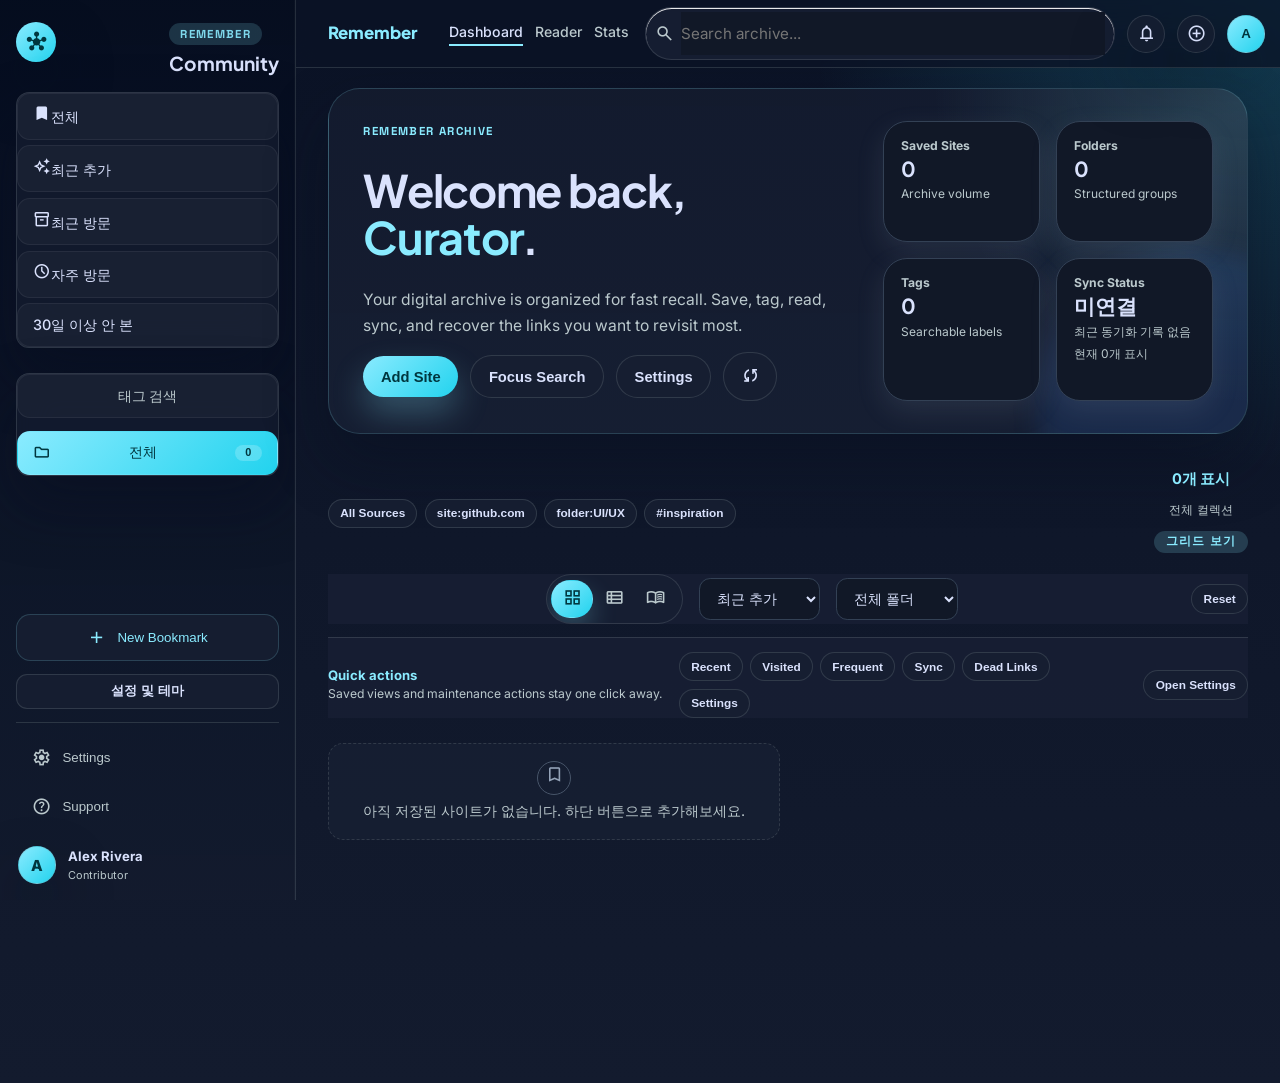
<file: index.html>
<!DOCTYPE html>
<html lang="ko">
<head>
  <meta charset="UTF-8" />
  <meta name="viewport" content="width=device-width, initial-scale=1.0" />
  <meta name="theme-color" content="#0b1326" />
  <title>내 사이트 보관함</title>
  <link rel="preconnect" href="https://fonts.googleapis.com" />
  <link rel="preconnect" href="https://fonts.gstatic.com" crossorigin />
  <link
    href="https://fonts.googleapis.com/css2?family=Inter:wght@400;500;600;700;800;900&family=Plus+Jakarta+Sans:wght@400;500;600;700;800&family=Space+Grotesk:wght@500;600;700&display=swap"
    rel="stylesheet"
  />
  <link
    href="https://fonts.googleapis.com/css2?family=Material+Symbols+Outlined:wght,FILL@100..700,0..1&display=swap"
    rel="stylesheet"
  />
  <link rel="apple-touch-icon" sizes="180x180" href="icons/apple-touch-icon.png" />
  <link rel="icon" type="image/png" sizes="32x32" href="icons/favicon-32x32.png" />
  <link rel="icon" type="image/png" sizes="16x16" href="icons/favicon-16x16.png" />
  <link rel="icon" href="icons/favicon.ico" />
  <link rel="stylesheet" href="app-style.css" />
</head>
<body data-app-context="web" data-theme-preset="deep-ocean">
  <div class="app-shell">
    <aside id="sidePanel" class="side-panel">
      <div class="side-head">
        <div class="brand-mark">
          <span class="material-symbols-outlined">hub</span>
        </div>
        <div>
          <p class="brand-kicker">Remember</p>
          <h1>Community</h1>
        </div>
        <button id="closeSidePanelBtn" class="side-close" type="button">닫기</button>
      </div>

      <section class="side-section side-section-curation">
        <div id="suggestions"></div>
      </section>

      <section class="side-section side-section-library">
        <div class="sidebar-library-actions" id="facetToggle">
          <button id="showTagPaneBtn" type="button" data-facet="tags">태그 검색</button>
        </div>

        <div id="foldersPane" class="facet-pane">
          <div id="folderFilters"></div>
        </div>
      </section>

      <div class="side-footer">
        <button id="openSheetBtn" class="sidebar-primary-btn" type="button">
          <span class="material-symbols-outlined">add</span>
          New Bookmark
        </button>
        <button id="openSettingsBtn" class="settings-side-btn" type="button">설정 및 테마</button>
        <div class="sidebar-support">
          <button type="button" class="sidebar-link-btn" id="sidebarSettingsBtn">
            <span class="material-symbols-outlined">settings</span>
            Settings
          </button>
          <button type="button" class="sidebar-link-btn">
            <span class="material-symbols-outlined">help</span>
            Support
          </button>
        </div>
        <div class="sidebar-profile">
          <div class="topbar-avatar sidebar-avatar" aria-hidden="true">A</div>
          <div>
            <strong>Alex Rivera</strong>
            <span>Contributor</span>
          </div>
        </div>
      </div>

    </aside>

    <div id="sideBackdrop" class="side-backdrop" hidden></div>

    <div class="main-panel">
      <div id="tagPaneBackdrop" class="tag-pane-backdrop" hidden></div>
      <div id="tagsPane" class="tag-floating-panel" hidden>
        <div class="tag-floating-head">
          <div>
            <strong>태그 검색</strong>
            <span>태그를 선택해 컬렉션을 좁히세요.</span>
          </div>
          <button id="closeTagPaneBtn" type="button" class="tag-floating-close" aria-label="태그 패널 닫기">
            <span class="material-symbols-outlined">close</span>
          </button>
        </div>
        <details id="tagAccordion" class="tag-accordion" open>
          <summary>태그 목록</summary>
          <input id="tagSearchInput" type="text" placeholder="태그 검색" />
          <div id="tagFilters"></div>
        </details>
      </div>

      <header class="topbar">
        <div class="topbar-brand">
          <h1>Remember</h1>
          <nav class="topbar-nav" aria-label="주요 보기">
            <button type="button" class="topbar-nav-link active" data-app-tab="dashboard">Dashboard</button>
            <button type="button" class="topbar-nav-link" data-app-tab="reader">Reader</button>
            <button type="button" class="topbar-nav-link" data-app-tab="stats">Stats</button>
          </nav>
        </div>
        <div class="topbar-actions">
          <div class="search-wrap topbar-search">
            <span class="search-icon material-symbols-outlined" aria-hidden="true">search</span>
            <input type="text" id="searchInput" placeholder="Search archive..." />
          </div>
          <button type="button" class="topbar-icon-btn" aria-label="알림">
            <span class="material-symbols-outlined">notifications</span>
          </button>
            <button id="topbarAddSiteBtn" class="topbar-icon-btn" type="button" aria-label="새 사이트 추가">
              <span class="material-symbols-outlined">add_circle</span>
            </button>
            <button type="button" class="topbar-avatar" aria-label="프로필">A</button>
          </div>
      </header>

      <section id="dashboardView">
      <header class="workspace-header">
        <section class="workspace-hero">
          <div class="workspace-hero-copy">
            <p class="workspace-kicker">Remember Archive</p>
            <h2>Welcome back, <span>Curator</span>.</h2>
            <p class="workspace-summary">
              Your digital archive is organized for fast recall. Save, tag, read, sync, and recover the links you want to revisit most.
            </p>
            <div class="workspace-hero-actions">
              <button id="heroAddSiteBtn" class="hero-primary-btn" type="button">Add Site</button>
              <button id="heroFocusSearchBtn" class="hero-secondary-btn" type="button">Focus Search</button>
              <button id="heroOpenSettingsBtn" class="hero-secondary-btn" type="button">Settings</button>
              <button id="heroBackupBtn" class="hero-secondary-btn hero-icon-btn" type="button" aria-label="동기화">
                <span class="material-symbols-outlined">sync</span>
              </button>
            </div>
          </div>
          <div class="workspace-hero-stats" aria-label="컬렉션 요약">
            <article class="hero-stat-card">
              <span>Saved Sites</span>
              <strong id="heroBookmarkCount">0</strong>
              <small>Archive volume</small>
            </article>
            <article class="hero-stat-card">
              <span>Folders</span>
              <strong id="heroFolderCount">0</strong>
              <small>Structured groups</small>
            </article>
            <article class="hero-stat-card">
              <span>Tags</span>
              <strong id="heroTagCount">0</strong>
              <small>Searchable labels</small>
            </article>
            <article class="hero-stat-card">
              <span>Sync Status</span>
              <strong id="heroSyncStatus">미연결</strong>
              <small id="heroSyncDetail">No recent sync</small>
              <small id="heroSelectionCount">Showing 0 items</small>
            </article>
          </div>
        </section>

        <section class="controls-panel">
          <div class="controls-heading compact">
            <button id="openSidePanelBtn" class="menu-btn" type="button" data-tooltip="사이드바 열기">
              <span class="material-symbols-outlined">menu</span>
            </button>
            <div class="search-shortcuts compact-chips">
              <button type="button" data-search-snippet="">All Sources</button>
              <button type="button" data-search-snippet="site:github.com">site:github.com</button>
              <button type="button" data-search-snippet="folder:UI/UX">folder:UI/UX</button>
              <button type="button" data-search-snippet="#inspiration">#inspiration</button>
            </div>
            <div class="results-summary" aria-live="polite">
              <strong id="resultsCountLabel">0 items</strong>
              <span id="resultsContextLabel">All bookmarks</span>
              <em id="activeViewBadge" class="active-view-badge">그리드 보기</em>
            </div>
          </div>
          <div class="controls controls-inline">
          <div class="view-toggle" id="viewToggle">
            <button type="button" data-view-mode="grid" class="active">
              <span class="material-symbols-outlined">grid_view</span>
            </button>
            <button type="button" data-view-mode="list">
              <span class="material-symbols-outlined">view_list</span>
            </button>
            <button type="button" data-view-mode="magazine">
              <span class="material-symbols-outlined">menu_book</span>
            </button>
          </div>
          <select id="sortSelect" aria-label="정렬 기준">
            <option value="recentAdd">최근 추가</option>
            <option value="recentVisit">최근 방문</option>
            <option value="frequent">자주 방문</option>
          </select>
          <select id="folderFilterSelect" aria-label="폴더 빠른 필터">
            <option value="">전체 폴더</option>
          </select>
          <button id="clearFiltersBtn" class="search-reset-btn" type="button">Reset</button>
          </div>
          <div class="search-guidance" aria-label="검색 도움말">
            <div class="search-guidance-copy">
              <strong>Quick actions</strong>
              <span>Saved views and maintenance actions stay one click away.</span>
            </div>
            <div class="search-shortcuts">
              <button type="button" data-workspace-preset="recentAdd">Recent</button>
              <button type="button" data-workspace-preset="recentVisit">Visited</button>
              <button type="button" data-workspace-preset="frequent">Frequent</button>
              <button id="heroDriveActionBtn" type="button">Sync</button>
              <button id="heroCheckLinksBtn" type="button">Dead Links</button>
              <button id="heroOpenSettingsPanelBtn" type="button">Settings</button>
            </div>
            <button class="search-reset-btn" type="button" id="heroOpenSettingsPanelBtnSecondary">Open Settings</button>
          </div>
          <div id="activeFiltersBar" class="active-filters" hidden aria-live="polite"></div>
        </section>
      </header>

      <main class="dashboard-main">
        <section id="bulkBar" class="bulk-bar" hidden>
          <div class="bulk-bar-top">
            <div class="bulk-summary">
              <span id="bulkCount">0개 선택됨</span>
              <small id="bulkSelectionHint">선택한 항목을 한 번에 정리합니다.</small>
            </div>
            <div class="bulk-actions-row">
              <button id="bulkToggleVisibleBtn" type="button">현재 목록 전체 선택</button>
              <button id="bulkDeleteBtn" type="button" class="danger">선택 삭제</button>
              <button id="bulkClearBtn" type="button">선택 해제</button>
            </div>
          </div>
          <div class="bulk-inline-editors">
            <label class="bulk-inline-field" for="bulkFolderInput">
              <span>폴더 이동</span>
              <input
                id="bulkFolderInput"
                type="text"
                list="folderSuggestions"
                placeholder="이동할 폴더를 입력하세요"
              />
            </label>
            <button id="bulkMoveFolderBtn" type="button">폴더 적용</button>
            <label class="bulk-inline-field bulk-inline-field-tags" for="bulkTagsInput">
              <span>태그 편집</span>
              <input
                id="bulkTagsInput"
                type="text"
                list="tagSuggestions"
                placeholder="태그를 입력하고 추가/제거를 선택하세요"
              />
            </label>
            <button id="bulkAddTagBtn" type="button">태그 추가</button>
            <button id="bulkRemoveTagBtn" type="button">태그 제거</button>
          </div>
        </section>
        <section id="cardsContainer"></section>
      </main>
      </section>

      <section id="readerTabView" class="app-tab-panel" hidden>
        <div class="app-tab-header">
          <div>
            <p class="section-eyebrow">Reader Library</p>
            <h2>읽기 가능한 저장 항목</h2>
          </div>
          <p id="readerTabCount" class="app-tab-meta">0 items</p>
        </div>
        <div id="readerTabList" class="reader-tab-list"></div>
      </section>

      <section id="statsTabView" class="app-tab-panel" hidden>
        <div class="app-tab-header">
          <div>
            <p class="section-eyebrow">Collection Stats</p>
            <h2>보관함 통계</h2>
          </div>
          <p id="statsUpdatedLabel" class="app-tab-meta">최근 업데이트 없음</p>
        </div>
        <div class="stats-grid">
          <article class="stats-card">
            <span>Total Bookmarks</span>
            <strong id="statsBookmarkCount">0</strong>
          </article>
          <article class="stats-card">
            <span>Total Folders</span>
            <strong id="statsFolderCount">0</strong>
          </article>
          <article class="stats-card">
            <span>Total Tags</span>
            <strong id="statsTagCount">0</strong>
          </article>
          <article class="stats-card">
            <span>Reader Ready</span>
            <strong id="statsReaderCount">0</strong>
          </article>
        </div>
        <div class="stats-lists">
          <section class="stats-list-card">
            <h3>Top Folders</h3>
            <div id="statsTopFolders"></div>
          </section>
          <section class="stats-list-card">
            <h3>Top Tags</h3>
            <div id="statsTopTags"></div>
          </section>
        </div>
      </section>
    </div>
  </div>

  <div class="settings-overlay" id="settingsOverlay" hidden>
    <section class="settings-panel settings-shell" role="dialog" aria-modal="true" aria-labelledby="settingsTitle">
      <div class="settings-mobile-topbar">
        <div class="settings-mobile-brand">
          <span class="material-symbols-outlined">bookmarks</span>
          <strong>Remember</strong>
        </div>
        <button type="button" class="settings-mobile-search" aria-label="검색">
          <span class="material-symbols-outlined">search</span>
        </button>
      </div>

      <div class="settings-head settings-hero">
        <div>
          <h2 id="settingsTitle">Settings</h2>
          <p class="settings-subtitle">Configure your digital sanctuary</p>
        </div>
        <div class="settings-head-actions">
          <span class="settings-version-badge">v2 Stable</span>
          <button id="closeSettingsBtn" type="button" class="settings-close">닫기</button>
        </div>
      </div>

      <div class="settings-grid">
        <section class="settings-profile-card settings-card">
          <div class="settings-profile-avatar">A</div>
          <div>
            <h3>Alex Rivera</h3>
          </div>
          <button type="button" class="settings-profile-edit" aria-label="프로필 편집">
            <span class="material-symbols-outlined">edit</span>
          </button>
        </section>

        <section class="appearance-panel settings-card">
          <div class="settings-card-head">
            <span class="material-symbols-outlined">palette</span>
            <h3>Appearance</h3>
          </div>
          <label class="settings-label">Theme Preset</label>
          <div class="theme-mode-group theme-preset-grid" id="themeModeGroup" role="group" aria-label="테마 프리셋">
            <button type="button" class="theme-mode-btn theme-preset-card" data-theme-preset="deep-ocean">
              <span class="theme-preset-swatch theme-preset-swatch-ocean" aria-hidden="true"></span>
              <strong>Deep Ocean</strong>
              <small>서늘한 네이비와 시안 포인트</small>
            </button>
            <button type="button" class="theme-mode-btn theme-preset-card" data-theme-preset="glacier">
              <span class="theme-preset-swatch theme-preset-swatch-glacier" aria-hidden="true"></span>
              <strong>Glacier</strong>
              <small>유리질 레이어와 블러 기반 다크</small>
            </button>
            <button type="button" class="theme-mode-btn theme-preset-card" data-theme-preset="solaris">
              <span class="theme-preset-swatch theme-preset-swatch-solaris" aria-hidden="true"></span>
              <strong>Solaris</strong>
              <small>밝고 따뜻한 오렌지 에디토리얼</small>
            </button>
          </div>
          <p id="themeModeHint" class="theme-mode-hint">현재 Deep Ocean 테마가 적용되어 있습니다.</p>
        </section>

        <section class="folder-style-panel settings-card">
          <div class="settings-card-head">
            <span class="material-symbols-outlined">folder_special</span>
            <h3>Folder Style</h3>
          </div>
          <label class="settings-label" for="folderStyleTarget">Target Folder</label>
          <select id="folderStyleTarget"></select>
          <div class="folder-style-inline folder-style-grid">
            <div class="settings-field">
              <label class="settings-label" for="folderEmojiInput">Icon / Emoji</label>
              <input id="folderEmojiInput" type="text" maxlength="2" placeholder="아이콘" />
            </div>
            <div class="settings-field">
              <label class="settings-label" for="folderColorInput">Accent Color</label>
              <input id="folderColorInput" type="color" value="#1d4ed8" />
            </div>
          </div>
          <div class="folder-style-actions">
            <button id="saveFolderStyleBtn" type="button">Apply Custom Styling</button>
            <button id="clearFolderStyleBtn" type="button">초기화</button>
          </div>
        </section>

        <section class="drive-panel settings-card settings-card-wide">
          <div class="drive-head settings-card-head row">
                <div class="settings-card-head">
                  <span class="material-symbols-outlined">cloud_sync</span>
                  <h3>Google Drive 동기화</h3>
                </div>
            <span id="driveStatus" class="drive-status offline">미연결</span>
          </div>
          <div class="drive-panel-grid">
            <div class="drive-storage-card">
              <p class="drive-storage-title">Drive Storage</p>
              <p class="drive-storage-meta">Remember sync file and backup snapshots</p>
              <button id="driveConnectBtn" type="button" data-tooltip="Google 계정 연결">Google 연결</button>
            </div>
            <div class="drive-actions drive-actions-grid">
              <button id="driveSyncBtn" type="button" class="primary" data-tooltip="양방향 동기화">Bidirectional</button>
              <button id="drivePushBtn" type="button" data-tooltip="로컬 데이터를 Drive에 저장">Push Only</button>
              <button id="drivePullBtn" type="button" data-tooltip="Drive 데이터를 불러오기">Pull Only</button>
            </div>
          </div>
          <details class="drive-settings" open>
            <summary>OAuth Settings</summary>
            <label class="settings-label" for="googleClientIdInput">Google OAuth Client ID</label>
            <input id="googleClientIdInput" type="text" placeholder="xxxx.apps.googleusercontent.com" />
            <label class="settings-label" for="googleTokenDurationSelect">토큰 만료 기간</label>
            <select id="googleTokenDurationSelect">
              <option value="1d">1일</option>
              <option value="1w" selected>7일</option>
              <option value="1m">30일</option>
              <option value="3m">3개월</option>
              <option value="1y">1년</option>
            </select>
            <div class="drive-settings-actions">
              <button id="saveGoogleConfigBtn" type="button">Client ID 저장</button>
              <button id="clearGoogleConfigBtn" type="button">초기화</button>
            </div>
            <p>웹과 확장프로그램에서 같은 Client ID를 쓰면 동일한 Drive appDataFolder 파일을 공유합니다.</p>
          </details>
        </section>

        <section class="data-panel settings-card settings-card-wide">
          <div class="settings-card-head">
            <span class="material-symbols-outlined">database</span>
            <h3>Data Management</h3>
          </div>
          <div class="data-actions data-actions-grid">
            <button id="exportBtn" type="button">Download Backup</button>
            <button id="importBtn" type="button">Recovery</button>
            <button id="checkDeadLinksBtn" type="button">Link Check</button>
          </div>
          <div class="danger-zone">
            <div>
              <p class="danger-zone-eyebrow">Danger Zone</p>
              <p class="danger-zone-copy">죽은 링크를 일괄 삭제하거나 백업 데이터를 다시 불러오기 전에 항상 최신 백업을 남겨두세요.</p>
            </div>
            <button id="deleteBrokenLinksBtn" type="button">Delete Data</button>
          </div>
        </section>
      </div>

      <nav class="settings-mobile-bottomnav" aria-label="모바일 설정 탐색">
        <button type="button">
          <span class="material-symbols-outlined">home</span>
          <span>Home</span>
        </button>
        <button type="button">
          <span class="material-symbols-outlined">folder_special</span>
          <span>Folders</span>
        </button>
        <button type="button">
          <span class="material-symbols-outlined">chrome_reader_mode</span>
          <span>Reader</span>
        </button>
        <button type="button" class="active">
          <span class="material-symbols-outlined">settings</span>
          <span>Settings</span>
        </button>
      </nav>
    </section>
  </div>

  <div class="bottom-utils">
    <button id="bookmarkletBtn" data-tooltip="북마클릿 코드 복사">북마클릿</button>
  </div>

  <div class="bottom-cta">
    <button id="saveCurrentTabBtn" class="cta-tab-btn" data-tooltip="현재 탭을 바로 저장">현재 탭 추가</button>
    <button type="button" data-tooltip="새 사이트 추가">새 사이트 추가하기</button>
  </div>
  <button id="scrollTopBtn" class="scroll-top-btn" type="button" hidden data-tooltip="맨 위로">
    <span class="material-symbols-outlined">arrow_upward</span>
  </button>

  <input type="file" id="importFile" accept="application/json" hidden />
  <div id="toastContainer"></div>

  <div class="reader-overlay" id="readerOverlay" hidden>
    <article class="reader-panel">
      <div class="reader-head">
        <button id="readerCloseBtn" type="button">닫기</button>
        <a id="readerOpenOriginal" href="#" target="_blank" rel="noopener noreferrer">원문 열기</a>
      </div>
      <h2 id="readerTitle"></h2>
      <p id="readerSubline"></p>
      <div id="readerImages" class="reader-images"></div>
      <div id="readerBody" class="reader-body"></div>
    </article>
  </div>

  <div class="sheet-overlay" id="sheetOverlay">
    <div class="sheet" id="sheet">
      <div class="sheet-header" id="sheetTitle">새 사이트 추가</div>
      <div class="sheet-progress" id="sheetProgress">1 / 2 단계 · URL 입력</div>
      <div class="field-group" id="step1">
        <label for="siteUrl">URL</label>
        <input type="url" id="siteUrl" placeholder="https://example.com" required />
        <div class="sheet-buttons">
          <button type="button" class="btn-secondary" id="cancelBtn1">취소</button>
          <button type="button" class="btn-primary" id="nextBtn">다음</button>
        </div>
      </div>
      <div class="field-group" id="step2">
        <div class="metadata-preview" id="metadataPreview" hidden>
          <img id="metadataThumb" alt="미리보기 썸네일" />
          <div class="metadata-preview-text">
            <div class="metadata-site">
              <img id="metadataFavicon" alt="" />
              <span id="metadataDomain"></span>
            </div>
            <p id="metadataDescription"></p>
          </div>
        </div>
        <div class="metadata-skeleton" id="metadataSkeleton" hidden>
          <div class="skeleton-thumb"></div>
          <div class="skeleton-lines">
            <span></span>
            <span></span>
            <span></span>
          </div>
        </div>
        <p class="metadata-hint" id="metadataHint">1단계에서 URL을 확인하면 2단계에서 제목·폴더·태그를 바로 정리할 수 있어요.</p>
        <label for="siteName">사이트 이름</label>
        <input type="text" id="siteName" placeholder="사이트 이름" />
        <label for="siteFolder">폴더</label>
        <input type="text" id="siteFolder" placeholder="기본" list="folderSuggestions" />
        <label for="siteThumbUrl">썸네일 URL</label>
        <input type="url" id="siteThumbUrl" placeholder="자동 추출" />
        <label for="siteFaviconUrl">파비콘 URL</label>
        <input type="url" id="siteFaviconUrl" placeholder="자동 추출" />
        <label for="siteTags">태그 (띄어쓰기 또는 쉼표로 구분)</label>
        <div class="tag-chip-input" id="siteTagsChipBox">
          <input type="text" id="siteTagsEditor" placeholder="태그 입력 후 Enter/Space" />
        </div>
        <input type="text" id="siteTags" hidden />
        <label for="siteDesc">메모 (선택)</label>
        <textarea id="siteDesc" rows="3" placeholder="메모"></textarea>
        <div class="sheet-buttons">
          <button type="button" class="btn-secondary" id="backBtn">이전</button>
          <button type="button" class="btn-primary" id="saveBtn">완료</button>
        </div>
      </div>
    </div>
  </div>

  <div class="action-dialog-overlay" id="actionDialogOverlay" hidden>
    <section class="action-dialog" role="dialog" aria-modal="true" aria-labelledby="actionDialogTitle">
      <div class="action-dialog-head">
        <div>
          <p id="actionDialogEyebrow" class="action-dialog-eyebrow">선택한 항목 작업</p>
          <h2 id="actionDialogTitle">작업 확인</h2>
        </div>
        <button id="actionDialogCloseBtn" type="button" class="action-dialog-close">닫기</button>
      </div>
      <p id="actionDialogDescription" class="action-dialog-description"></p>
      <label id="actionDialogLabel" for="actionDialogInput">입력</label>
      <input id="actionDialogInput" type="text" />
      <p id="actionDialogSummary" class="action-dialog-summary"></p>
      <div class="action-dialog-actions">
        <button id="actionDialogCancelBtn" type="button" class="btn-secondary">취소</button>
        <button id="actionDialogConfirmBtn" type="button" class="btn-primary">확인</button>
      </div>
    </section>
  </div>

  <datalist id="folderSuggestions"></datalist>
  <datalist id="tagSuggestions"></datalist>

  <script src="app.js"></script>
</body>
</html>
</file>
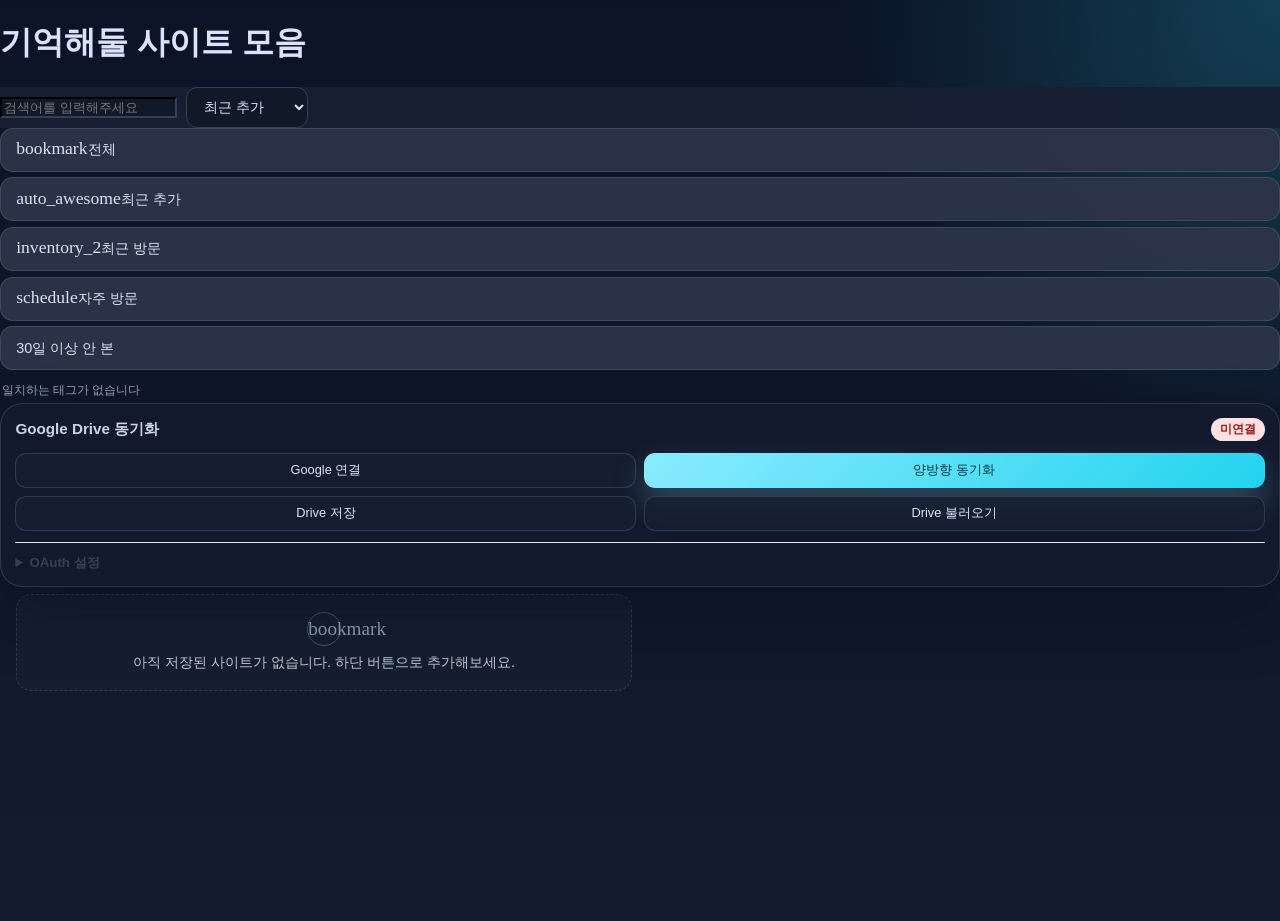
<file: remember.html>
<!DOCTYPE html>
<html lang="ko">
<head>
  <meta charset="UTF-8" />
  <meta name="viewport" content="width=device-width, initial-scale=1.0" />
  <title>내 사이트 보관함</title>
  <link rel="stylesheet" href="app-style.css" />
</head>
<body data-app-context="web">
  <header>
    <h1>기억해둘 사이트 모음</h1>
    <div class="controls">
      <input type="text" id="searchInput" placeholder="검색어를 입력해주세요" />
      <select id="sortSelect">
        <option value="recentAdd">최근 추가</option>
        <option value="recentVisit">최근 방문</option>
        <option value="frequent">자주 방문</option>
      </select>
    </div>
    <div id="suggestions"></div>
    <div id="tagFilters"></div>

    <section class="drive-panel">
      <div class="drive-head">
        <h2>Google Drive 동기화</h2>
        <span id="driveStatus" class="drive-status offline">미연결</span>
      </div>
      <div class="drive-actions">
        <button id="driveConnectBtn" type="button">Google 연결</button>
        <button id="driveSyncBtn" type="button" class="primary">양방향 동기화</button>
        <button id="drivePushBtn" type="button">Drive 저장</button>
        <button id="drivePullBtn" type="button">Drive 불러오기</button>
      </div>
      <details class="drive-settings">
        <summary>OAuth 설정</summary>
        <label for="googleClientIdInput">Google OAuth Client ID</label>
        <input id="googleClientIdInput" type="text" placeholder="xxxx.apps.googleusercontent.com" />
        <div class="drive-settings-actions">
          <button id="saveGoogleConfigBtn" type="button">Client ID 저장</button>
          <button id="clearGoogleConfigBtn" type="button">초기화</button>
        </div>
        <p>
          웹과 확장프로그램에서 같은 Client ID를 쓰면 동일한 Drive appDataFolder 파일을 공유합니다.
        </p>
      </details>
    </section>
  </header>

  <main>
    <section id="cardsContainer"></section>
  </main>

  <div class="bottom-utils">
    <button id="exportBtn">백업</button>
    <button id="importBtn">복구</button>
    <button id="bookmarkletBtn">북마클릿</button>
    <button id="saveCurrentTabBtn">현재 탭 추가</button>
  </div>

  <div class="bottom-cta">
    <button id="openSheetBtn">새 사이트 추가하기</button>
  </div>

  <input type="file" id="importFile" accept="application/json" hidden />
  <div id="toastContainer"></div>

  <div class="sheet-overlay" id="sheetOverlay">
    <div class="sheet" id="sheet">
      <div class="sheet-header" id="sheetTitle">새 사이트 추가</div>
      <div class="field-group" id="step1">
        <label for="siteUrl">URL</label>
        <input type="url" id="siteUrl" placeholder="https://example.com" required />
        <div class="sheet-buttons">
          <button type="button" class="btn-secondary" id="cancelBtn1">취소</button>
          <button type="button" class="btn-primary" id="nextBtn">다음</button>
        </div>
      </div>
      <div class="field-group" id="step2">
        <label for="siteName">사이트 이름</label>
        <input type="text" id="siteName" placeholder="사이트 이름" />
        <label for="siteTags">태그 (띄어쓰기 또는 쉼표로 구분)</label>
        <input type="text" id="siteTags" placeholder="예: 개발 디자인" />
        <label for="siteDesc">메모 (선택)</label>
        <textarea id="siteDesc" rows="3" placeholder="메모"></textarea>
        <div class="sheet-buttons">
          <button type="button" class="btn-secondary" id="backBtn">이전</button>
          <button type="button" class="btn-primary" id="saveBtn">완료</button>
        </div>
      </div>
    </div>
  </div>

  <script src="app.js"></script>
</body>
</html>
</file>
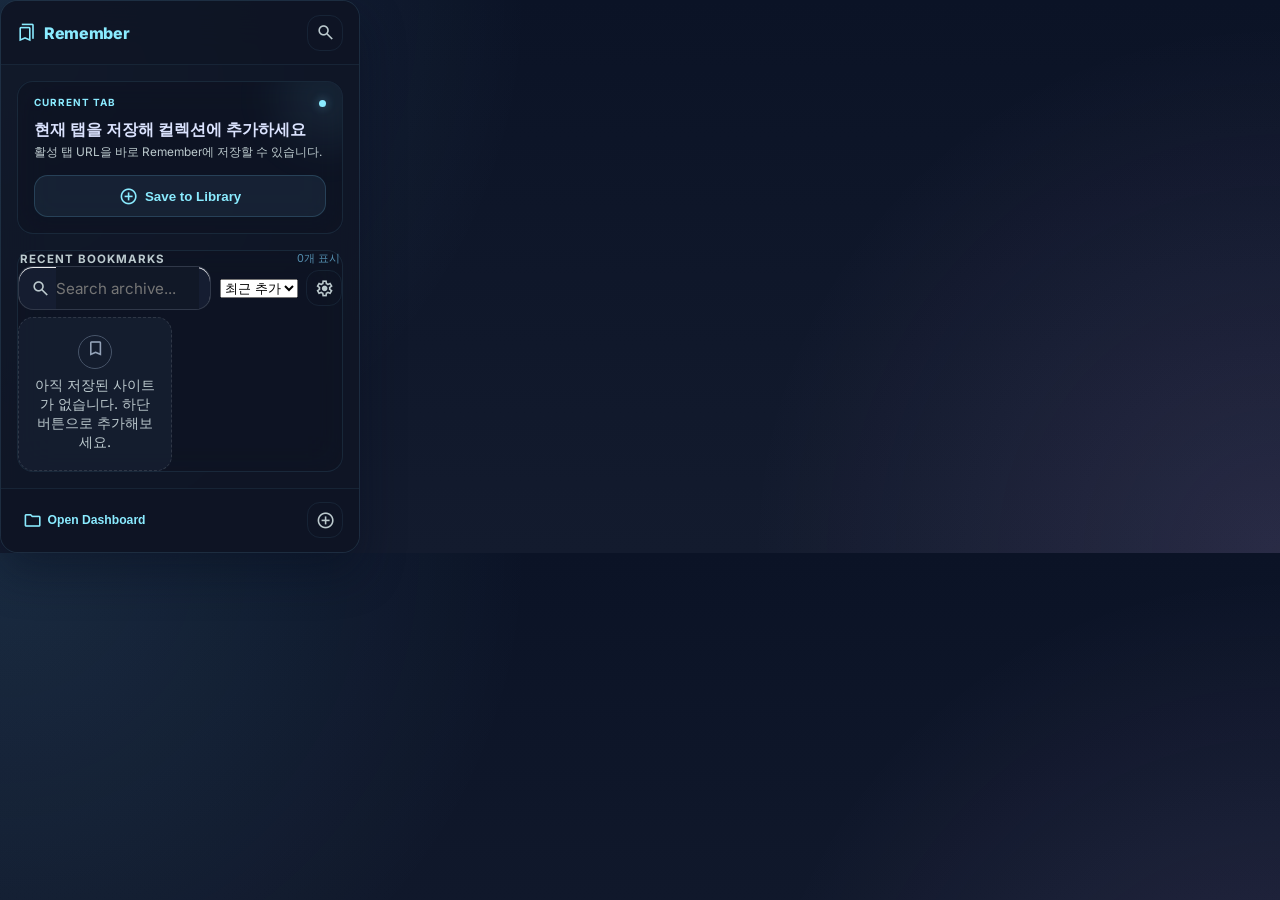
<file: extension/popup.html>
<!DOCTYPE html>
<html lang="ko">
<head>
  <meta charset="UTF-8" />
  <meta name="viewport" content="width=device-width, initial-scale=1.0" />
  <title>Remember</title>
  <link rel="preconnect" href="https://fonts.googleapis.com" />
  <link rel="preconnect" href="https://fonts.gstatic.com" crossorigin />
  <link
    href="https://fonts.googleapis.com/css2?family=Inter:wght@400;600;700;800&family=Material+Symbols+Outlined:wght,FILL@100..700,0..1&display=swap"
    rel="stylesheet"
  />
  <link rel="stylesheet" href="../app-style.css" />
</head>
<body data-app-context="extension" data-theme-preset="deep-ocean" class="extension-popup-body">
  <div class="extension-popup-shell">
    <header class="extension-popup-topbar">
      <div class="extension-popup-brand">
        <span class="material-symbols-outlined">bookmarks</span>
        <strong>Remember</strong>
      </div>
      <button type="button" class="extension-popup-icon" aria-label="검색">
        <span class="material-symbols-outlined">search</span>
      </button>
    </header>

    <main class="extension-popup-main">
      <section class="extension-current-card">
        <div class="extension-current-card-accent"></div>
        <div class="extension-current-card-body">
          <div class="extension-current-meta">
            <span>Current Tab</span>
            <span class="extension-current-status"></span>
          </div>
          <h2 id="extensionCurrentTitle">현재 탭을 저장해 컬렉션에 추가하세요</h2>
          <p id="extensionCurrentUrl">활성 탭 URL을 바로 Remember에 저장할 수 있습니다.</p>
          <button id="saveCurrentTabBtn" class="extension-save-btn" type="button">
            <span class="material-symbols-outlined">add_circle</span>
            Save to Library
          </button>
        </div>
      </section>

      <section class="extension-recent-section">
        <div class="extension-section-head">
          <h3>Recent Bookmarks</h3>
          <span id="resultsCountLabel">0 items</span>
        </div>

        <div class="extension-toolbar">
          <div class="search-wrap extension-search-wrap">
            <span class="search-icon material-symbols-outlined" aria-hidden="true">search</span>
            <input type="text" id="searchInput" placeholder="Search archive..." />
          </div>
          <div class="extension-toolbar-actions">
            <select id="sortSelect" aria-label="정렬 기준">
              <option value="recentAdd">최근 추가</option>
              <option value="recentVisit">최근 방문</option>
              <option value="frequent">자주 방문</option>
            </select>
            <button id="openSettingsBtn" type="button" class="extension-popup-icon" aria-label="설정">
              <span class="material-symbols-outlined">settings</span>
            </button>
          </div>
        </div>

        <section id="bulkBar" class="bulk-bar extension-bulk-bar" hidden>
          <div class="bulk-bar-top">
            <div class="bulk-summary">
              <span id="bulkCount">0개 선택됨</span>
              <small id="bulkSelectionHint">선택 항목을 빠르게 정리합니다.</small>
            </div>
            <div class="bulk-actions-row">
              <button id="bulkToggleVisibleBtn" type="button">전체 선택</button>
              <button id="bulkDeleteBtn" type="button" class="danger">삭제</button>
              <button id="bulkClearBtn" type="button">해제</button>
            </div>
          </div>
          <div class="bulk-inline-editors">
            <label class="bulk-inline-field" for="bulkFolderInput">
              <span>폴더</span>
              <input id="bulkFolderInput" type="text" list="folderSuggestions" placeholder="폴더 이동" />
            </label>
            <button id="bulkMoveFolderBtn" type="button">Move</button>
            <label class="bulk-inline-field bulk-inline-field-tags" for="bulkTagsInput">
              <span>태그</span>
              <input id="bulkTagsInput" type="text" list="tagSuggestions" placeholder="태그 편집" />
            </label>
            <button id="bulkAddTagBtn" type="button">Add</button>
            <button id="bulkRemoveTagBtn" type="button">Remove</button>
          </div>
        </section>

        <section id="cardsContainer" class="extension-cards"></section>
      </section>
    </main>

    <footer class="extension-popup-footer">
      <button type="button" class="extension-footer-link">
        <span class="material-symbols-outlined">folder</span>
        Open Dashboard
      </button>
      <button id="topbarAddSiteBtn" type="button" class="extension-popup-icon" aria-label="새 사이트 추가">
        <span class="material-symbols-outlined">add_circle</span>
      </button>
    </footer>
  </div>

  <div id="suggestions" hidden></div>
  <div id="tagFilters" hidden></div>
  <div id="folderFilters" hidden></div>
  <div id="foldersPane" hidden></div>
  <div id="sideBackdrop" hidden></div>
  <div id="tagsPane" hidden></div>
  <button id="openSidePanelBtn" type="button" hidden></button>
  <button id="closeSidePanelBtn" type="button" hidden></button>
  <button id="showFolderPaneBtn" type="button" class="active" hidden></button>
  <button id="showTagPaneBtn" type="button" hidden></button>
  <input id="tagSearchInput" type="text" hidden />
  <select id="folderFilterSelect" hidden><option value="">전체 폴더</option></select>
  <div id="viewToggle" hidden>
    <button type="button" data-view-mode="grid" class="active"></button>
    <button type="button" data-view-mode="list"></button>
    <button type="button" data-view-mode="magazine"></button>
  </div>
  <div id="activeFiltersBar" hidden></div>
  <span id="resultsContextLabel" hidden>최근 북마크</span>
  <span id="activeViewBadge" hidden>그리드 보기</span>
  <button id="clearFiltersBtn" type="button" hidden></button>
  <div id="facetToggle" hidden></div>
  <div id="tagPaneBackdrop" hidden></div>
  <button id="closeTagPaneBtn" type="button" hidden></button>
  <details id="tagAccordion" hidden></details>
  <button id="heroAddSiteBtn" type="button" hidden></button>
  <button id="heroFocusSearchBtn" type="button" hidden></button>
  <button id="heroOpenSettingsBtn" type="button" hidden></button>
  <button id="heroBackupBtn" type="button" hidden></button>
  <button id="heroDriveActionBtn" type="button" hidden></button>
  <button id="heroCheckLinksBtn" type="button" hidden></button>
  <button id="heroOpenSettingsPanelBtn" type="button" hidden></button>
  <button id="heroOpenSettingsPanelBtnSecondary" type="button" hidden></button>
  <strong id="heroBookmarkCount" hidden>0</strong>
  <strong id="heroFolderCount" hidden>0</strong>
  <strong id="heroTagCount" hidden>0</strong>
  <strong id="heroSyncStatus" hidden>미연결</strong>
  <small id="heroSyncDetail" hidden></small>
  <small id="heroSelectionCount" hidden></small>
  <button id="sidebarSettingsBtn" type="button" hidden></button>

  <div class="settings-overlay" id="settingsOverlay" hidden>
    <section class="settings-panel extension-settings-panel" role="dialog" aria-modal="true" aria-labelledby="settingsTitle">
      <div class="settings-head">
        <div>
          <h2 id="settingsTitle">Popup Settings</h2>
          <p class="settings-subtitle">Choose the popup theme and quick actions.</p>
        </div>
        <button id="closeSettingsBtn" type="button" class="settings-close">닫기</button>
      </div>

      <section class="appearance-panel settings-card">
        <div class="settings-card-head">
          <span class="material-symbols-outlined">palette</span>
          <h3>Theme Preset</h3>
        </div>
        <div class="theme-mode-group theme-preset-grid extension-theme-grid" id="themeModeGroup" role="group" aria-label="테마 프리셋">
          <button type="button" class="theme-mode-btn theme-preset-card" data-theme-preset="deep-ocean">
            <span class="theme-preset-swatch theme-preset-swatch-ocean" aria-hidden="true"></span>
            <strong>Deep Ocean</strong>
            <small>기본 네이비 테마</small>
          </button>
          <button type="button" class="theme-mode-btn theme-preset-card" data-theme-preset="glacier">
            <span class="theme-preset-swatch theme-preset-swatch-glacier" aria-hidden="true"></span>
            <strong>Glacier</strong>
            <small>유리질 블루 다크</small>
          </button>
          <button type="button" class="theme-mode-btn theme-preset-card" data-theme-preset="solaris">
            <span class="theme-preset-swatch theme-preset-swatch-solaris" aria-hidden="true"></span>
            <strong>Solaris</strong>
            <small>따뜻한 라이트 팝업</small>
          </button>
        </div>
        <p id="themeModeHint" class="theme-mode-hint">현재 Deep Ocean 테마가 적용되어 있습니다.</p>
      </section>

      <section class="data-panel settings-card">
        <div class="settings-card-head">
          <span class="material-symbols-outlined">cloud_sync</span>
          <h3>Google Drive 동기화</h3>
        </div>
        <span id="driveStatus" class="drive-status offline">미연결</span>
        <div class="drive-actions extension-drive-actions">
          <button id="driveConnectBtn" type="button">Google 연결</button>
          <button id="driveSyncBtn" type="button" class="primary">양방향 동기화</button>
          <button id="drivePushBtn" type="button">Drive 저장</button>
          <button id="drivePullBtn" type="button">Drive 불러오기</button>
        </div>
        <details class="drive-settings">
          <summary>OAuth 설정</summary>
          <label for="googleClientIdInput">Google OAuth Client ID</label>
          <input id="googleClientIdInput" type="text" placeholder="xxxx.apps.googleusercontent.com" />
          <label for="googleTokenDurationSelect">토큰 만료 기간</label>
          <select id="googleTokenDurationSelect">
            <option value="1d">1일</option>
            <option value="1w" selected>7일</option>
            <option value="1m">30일</option>
            <option value="3m">3개월</option>
            <option value="1y">1년</option>
          </select>
          <div class="drive-settings-actions">
            <button id="saveGoogleConfigBtn" type="button">Client ID 저장</button>
            <button id="clearGoogleConfigBtn" type="button">초기화</button>
          </div>
        </details>
      </section>

      <section class="folder-style-panel settings-card">
        <div class="settings-card-head">
          <span class="material-symbols-outlined">folder_special</span>
          <h3>Folder Style</h3>
        </div>
        <select id="folderStyleTarget"></select>
        <div class="folder-style-inline">
          <input id="folderEmojiInput" type="text" maxlength="2" placeholder="아이콘" />
          <input id="folderColorInput" type="color" value="#1d4ed8" />
        </div>
        <div class="folder-style-actions">
          <button id="saveFolderStyleBtn" type="button">저장</button>
          <button id="clearFolderStyleBtn" type="button">초기화</button>
        </div>
      </section>

      <section class="data-panel settings-card">
        <div class="settings-card-head">
          <span class="material-symbols-outlined">database</span>
          <h3>Data</h3>
        </div>
        <div class="data-actions extension-data-actions">
          <button id="exportBtn" type="button">백업 다운로드</button>
          <button id="importBtn" type="button">백업 복구</button>
          <button id="checkDeadLinksBtn" type="button">죽은 링크 검사</button>
          <button id="deleteBrokenLinksBtn" type="button">죽은 링크 삭제</button>
        </div>
      </section>
    </section>
  </div>

  <div class="bottom-utils" hidden>
    <button id="bookmarkletBtn" data-tooltip="북마클릿 코드 복사">북마클릿</button>
  </div>
  <button id="scrollTopBtn" class="scroll-top-btn" type="button" hidden>
    <span class="material-symbols-outlined">arrow_upward</span>
  </button>

  <input type="file" id="importFile" accept="application/json" hidden />
  <div id="toastContainer"></div>

  <div class="reader-overlay" id="readerOverlay" hidden>
    <article class="reader-panel">
      <div class="reader-head">
        <button id="readerCloseBtn" type="button">닫기</button>
        <a id="readerOpenOriginal" href="#" target="_blank" rel="noopener noreferrer">원문 열기</a>
      </div>
      <h2 id="readerTitle"></h2>
      <p id="readerSubline"></p>
      <div id="readerImages" class="reader-images"></div>
      <div id="readerBody" class="reader-body"></div>
    </article>
  </div>

  <div class="sheet-overlay" id="sheetOverlay">
    <div class="sheet extension-sheet" id="sheet">
      <div class="sheet-header" id="sheetTitle">새 사이트 추가</div>
      <div class="sheet-progress" id="sheetProgress">1 / 2 단계 · URL 입력</div>
      <div class="field-group" id="step1">
        <label for="siteUrl">URL</label>
        <input type="url" id="siteUrl" placeholder="https://example.com" required />
        <div class="sheet-buttons">
          <button type="button" class="btn-secondary" id="cancelBtn1">취소</button>
          <button type="button" class="btn-primary" id="nextBtn">다음</button>
        </div>
      </div>
      <div class="field-group" id="step2">
        <div class="metadata-preview" id="metadataPreview" hidden>
          <img id="metadataThumb" alt="미리보기 썸네일" />
          <div class="metadata-preview-text">
            <div class="metadata-site">
              <img id="metadataFavicon" alt="" />
              <span id="metadataDomain"></span>
            </div>
            <p id="metadataDescription"></p>
          </div>
        </div>
        <div class="metadata-skeleton" id="metadataSkeleton" hidden>
          <div class="skeleton-thumb"></div>
          <div class="skeleton-lines">
            <span></span>
            <span></span>
            <span></span>
          </div>
        </div>
        <p class="metadata-hint" id="metadataHint">1단계에서 URL을 확인하면 2단계에서 제목·폴더·태그를 바로 정리할 수 있어요.</p>
        <label for="siteName">사이트 이름</label>
        <input type="text" id="siteName" placeholder="사이트 이름" />
        <label for="siteFolder">폴더</label>
        <input type="text" id="siteFolder" placeholder="기본" list="folderSuggestions" />
        <label for="siteThumbUrl">썸네일 URL</label>
        <input type="url" id="siteThumbUrl" placeholder="자동 추출" />
        <label for="siteFaviconUrl">파비콘 URL</label>
        <input type="url" id="siteFaviconUrl" placeholder="자동 추출" />
        <label for="siteTags">태그</label>
        <div class="tag-chip-input" id="siteTagsChipBox">
          <input type="text" id="siteTagsEditor" placeholder="태그 입력 후 Enter/Space" />
        </div>
        <input type="text" id="siteTags" hidden />
        <label for="siteDesc">메모</label>
        <textarea id="siteDesc" rows="3" placeholder="메모"></textarea>
        <div class="sheet-buttons">
          <button type="button" class="btn-secondary" id="backBtn">이전</button>
          <button type="button" class="btn-primary" id="saveBtn">완료</button>
        </div>
      </div>
    </div>
  </div>

  <div class="action-dialog-overlay" id="actionDialogOverlay" hidden>
    <section class="action-dialog" role="dialog" aria-modal="true" aria-labelledby="actionDialogTitle">
      <div class="action-dialog-head">
        <div>
          <p id="actionDialogEyebrow" class="action-dialog-eyebrow">선택한 항목 작업</p>
          <h2 id="actionDialogTitle">작업 확인</h2>
        </div>
        <button id="actionDialogCloseBtn" type="button" class="action-dialog-close">닫기</button>
      </div>
      <p id="actionDialogDescription" class="action-dialog-description"></p>
      <label id="actionDialogLabel" for="actionDialogInput">입력</label>
      <input id="actionDialogInput" type="text" />
      <p id="actionDialogSummary" class="action-dialog-summary"></p>
      <div class="action-dialog-actions">
        <button id="actionDialogCancelBtn" type="button" class="btn-secondary">취소</button>
        <button id="actionDialogConfirmBtn" type="button" class="btn-primary">확인</button>
      </div>
    </section>
  </div>

  <datalist id="folderSuggestions"></datalist>
  <datalist id="tagSuggestions"></datalist>

  <script src="../app.js"></script>
</body>
</html>
</file>
<file: app-style.css>
:root {
  --toss-blue: #0064ff;
  --gray-50: #f9fafb;
  --gray-100: #f2f4f6;
  --gray-200: #e5e8eb;
  --gray-300: #d1d6db;
  --gray-700: #4d5159;
  --gray-800: #374151;
  --card-radius: 1.25rem;
  --transition-fast: 0.25s;
}

* {
  box-sizing: border-box;
}

body {
  margin: 0;
  font-family: "Segoe UI", "Apple SD Gothic Neo", sans-serif;
  background-color: var(--gray-100);
  color: var(--gray-700);
  min-height: 100vh;
  position: relative;
  padding-bottom: 7.2rem;
  transition: background-color var(--transition-fast), color var(--transition-fast);
}

[hidden] {
  display: none !important;
}

.app-shell {
  display: grid;
  grid-template-columns: 272px minmax(0, 1fr);
  min-height: 100vh;
}

.side-panel {
  position: sticky;
  top: 0;
  height: 100vh;
  overflow-y: auto;
  border-right: 1px solid var(--gray-200);
  background: rgba(255, 255, 255, 0.78);
  backdrop-filter: blur(10px);
  padding: 0.95rem 0.75rem 0.75rem;
  display: flex;
  flex-direction: column;
  gap: 0.75rem;
}

.side-head {
  display: flex;
  align-items: center;
  justify-content: space-between;
  gap: 0.45rem;
}

.side-head h1 {
  margin: 0;
  font-size: 1.05rem;
  line-height: 1.3;
  color: var(--gray-800);
}

.side-close {
  display: none;
  border: 1px solid var(--gray-300);
  border-radius: 0.6rem;
  background: #fff;
  color: var(--gray-700);
  font-size: 0.76rem;
  font-weight: 600;
  padding: 0.35rem 0.5rem;
  cursor: pointer;
}

.side-section {
  border: 1px solid var(--gray-200);
  background: rgba(255, 255, 255, 0.88);
  border-radius: 0.82rem;
  padding: 0.58rem;
}

.side-section h2 {
  margin: 0 0 0.52rem;
  font-size: 0.78rem;
  color: #64748b;
  font-weight: 700;
}

#suggestions {
  display: flex;
  flex-direction: column;
  gap: 0.34rem;
}

.suggestion {
  border: 1px solid var(--gray-300);
  border-radius: 0.65rem;
  background: #fff;
  color: var(--gray-700);
  font-size: 0.78rem;
  font-weight: 600;
  padding: 0.45rem 0.55rem;
  cursor: pointer;
}

.facet-toggle {
  display: grid;
  grid-template-columns: 1fr 1fr;
  gap: 0.42rem;
  margin-bottom: 0.5rem;
}

.facet-toggle button {
  border: 1px solid var(--gray-300);
  border-radius: 0.62rem;
  background: #fff;
  color: var(--gray-700);
  font-size: 0.77rem;
  font-weight: 700;
  padding: 0.42rem 0.4rem;
  cursor: pointer;
}

.facet-toggle button.active {
  border-color: var(--toss-blue);
  background: rgba(0, 100, 255, 0.12);
  color: #0b4ccc;
}

.facet-pane {
  min-width: 0;
}

.tag-accordion summary {
  cursor: pointer;
  font-size: 0.78rem;
  color: var(--gray-800);
  font-weight: 700;
}

#tagSearchInput {
  margin-top: 0.45rem;
  width: 100%;
  border: 1px solid var(--gray-200);
  border-radius: 0.6rem;
  padding: 0.45rem 0.56rem;
  font-size: 0.78rem;
}

#folderFilters {
  display: flex;
  flex-direction: column;
  gap: 0.35rem;
}

.folder-chip {
  width: 100%;
  display: inline-flex;
  align-items: center;
  gap: 0.35rem;
  padding: 0.41rem 0.58rem;
  border-radius: 0.68rem;
  border: 1px solid var(--gray-300);
  background: #fff;
  color: var(--gray-700);
  font-size: 0.78rem;
  font-weight: 600;
  cursor: pointer;
  user-select: none;
  justify-content: flex-start;
  min-width: 0;
  overflow: hidden;
}

.folder-chip.folder-node {
  padding-left: calc(0.56rem + var(--indent, 0rem));
}

.folder-chip::before {
  content: "";
  width: 0.5rem;
  height: 0.37rem;
  border: 1.4px solid currentColor;
  border-radius: 2px;
  border-top-width: 2px;
  opacity: 0.62;
  flex: 0 0 auto;
}

.folder-chip .count {
  margin-left: auto;
  border-radius: 999px;
  background: rgba(15, 23, 42, 0.08);
  padding: 0.08rem 0.34rem;
  font-size: 0.68rem;
  font-weight: 700;
  line-height: 1.2;
  min-width: 1.7rem;
  text-align: center;
  flex: 0 0 auto;
}

.folder-chip .folder-label {
  min-width: 0;
  overflow: hidden;
  text-overflow: ellipsis;
  white-space: nowrap;
  flex: 1 1 auto;
}

.folder-toggle {
  color: inherit;
  width: 1rem;
  height: 1rem;
  border-radius: 4px;
  padding: 0.02rem;
  margin-right: 0.1rem;
  font-size: 0.74rem;
  line-height: 1;
  cursor: pointer;
  opacity: 0.8;
  flex: 0 0 auto;
  display: inline-flex;
  align-items: center;
  justify-content: center;
}

.folder-toggle:hover {
  opacity: 1;
}

.folder-chip.active {
  background: var(--toss-blue);
  border-color: var(--toss-blue);
  color: #fff;
}

.folder-chip.active .count {
  background: rgba(255, 255, 255, 0.2);
}

.folder-chip.drop-ready {
  border-color: var(--toss-blue);
  box-shadow: 0 0 0 2px rgba(0, 100, 255, 0.2);
}

body.dragging-bookmark .folder-chip {
  transition: box-shadow 0.16s ease, border-color 0.16s ease;
}

#tagFilters {
  margin-top: 0.46rem;
  display: flex;
  flex-wrap: wrap;
  gap: 0.42rem;
}

.tag-chip {
  padding: 0.33rem 0.66rem;
  border: 1px solid var(--gray-300);
  border-radius: 999px;
  font-size: 0.74rem;
  cursor: pointer;
  user-select: none;
  background-color: #fff;
}

.tag-chip::before {
  content: "#";
  margin-right: 0.22rem;
  opacity: 0.72;
}

.tag-chip.selected {
  background-color: var(--toss-blue);
  color: #fff;
  border-color: var(--toss-blue);
}

.tag-empty {
  font-size: 0.75rem;
  color: #64748b;
  padding: 0.25rem 0.1rem;
}

.side-footer {
  margin-top: auto;
  padding-top: 0.2rem;
}

.settings-side-btn {
  width: 100%;
  border: 1px solid var(--gray-300);
  background: #fff;
  color: var(--gray-700);
  border-radius: 0.7rem;
  padding: 0.5rem 0.62rem;
  font-size: 0.8rem;
  font-weight: 700;
  cursor: pointer;
}

.main-panel {
  min-width: 0;
}

.workspace-header {
  padding: 1rem 1rem 0.5rem;
  display: flex;
  flex-direction: column;
  gap: 0.9rem;
}

.workspace-hero {
  position: relative;
  overflow: hidden;
  display: grid;
  grid-template-columns: minmax(0, 1.45fr) minmax(280px, 0.95fr);
  gap: 1rem;
  padding: 1.35rem;
  border-radius: 1.5rem;
  border: 1px solid rgba(191, 219, 254, 0.9);
  background:
    radial-gradient(circle at top right, rgba(191, 219, 254, 0.92), transparent 34%),
    linear-gradient(135deg, #f8fbff 0%, #eff5ff 44%, #e4ecff 100%);
  box-shadow: 0 20px 44px rgba(37, 99, 235, 0.12);
}

.workspace-hero::after {
  content: "";
  position: absolute;
  inset: auto -12% -40% auto;
  width: 320px;
  height: 320px;
  border-radius: 999px;
  background: rgba(59, 130, 246, 0.12);
  filter: blur(12px);
}

.workspace-hero-copy,
.workspace-hero-stats,
.controls-panel,
.workflow-strip {
  position: relative;
  z-index: 1;
}

.workspace-hero-copy {
  display: flex;
  flex-direction: column;
  justify-content: center;
  gap: 0.8rem;
  min-width: 0;
}

.workspace-kicker,
.section-eyebrow,
.workflow-label {
  margin: 0;
  display: inline-flex;
  align-items: center;
  gap: 0.35rem;
  width: fit-content;
  border-radius: 999px;
  padding: 0.34rem 0.66rem;
  background: rgba(37, 99, 235, 0.1);
  color: #1d4ed8;
  font-size: 0.74rem;
  font-weight: 800;
  letter-spacing: 0.04em;
  text-transform: uppercase;
}

.workspace-hero-copy h2 {
  margin: 0;
  max-width: 14ch;
  color: #0f172a;
  font-size: clamp(1.7rem, 2.4vw, 2.45rem);
  line-height: 1.15;
  letter-spacing: -0.03em;
}

.workspace-summary {
  margin: 0;
  max-width: 60ch;
  color: #475569;
  font-size: 0.98rem;
  line-height: 1.65;
}

.workspace-hero-actions {
  display: flex;
  flex-wrap: wrap;
  gap: 0.65rem;
}

.hero-primary-btn,
.hero-secondary-btn {
  border-radius: 999px;
  padding: 0.8rem 1.1rem;
  font-size: 0.92rem;
  font-weight: 700;
  cursor: pointer;
  transition:
    transform var(--transition-fast),
    box-shadow var(--transition-fast),
    background-color var(--transition-fast);
}

.hero-primary-btn {
  border: none;
  background: linear-gradient(135deg, #2563eb 0%, #0f62fe 100%);
  color: #fff;
  box-shadow: 0 14px 30px rgba(37, 99, 235, 0.24);
}

.hero-secondary-btn {
  border: 1px solid rgba(148, 163, 184, 0.45);
  background: rgba(255, 255, 255, 0.8);
  color: #1e293b;
}

.hero-primary-btn:hover,
.hero-secondary-btn:hover {
  transform: translateY(-1px);
}

.workspace-hero-stats {
  display: grid;
  grid-template-columns: repeat(2, minmax(0, 1fr));
  gap: 0.75rem;
}

.hero-stat-card {
  min-width: 0;
  display: flex;
  flex-direction: column;
  gap: 0.3rem;
  padding: 1rem;
  border-radius: 1.1rem;
  border: 1px solid rgba(255, 255, 255, 0.8);
  background: rgba(255, 255, 255, 0.72);
  backdrop-filter: blur(10px);
  box-shadow: 0 10px 28px rgba(148, 163, 184, 0.14);
}

.hero-stat-card span,
.hero-stat-card small {
  color: #64748b;
}

.hero-stat-card span {
  font-size: 0.76rem;
  font-weight: 700;
}

.hero-stat-card strong {
  color: #0f172a;
  font-size: 1.3rem;
  line-height: 1.1;
}

.hero-stat-card small {
  font-size: 0.75rem;
  line-height: 1.45;
}

.workflow-strip {
  display: grid;
  grid-template-columns: repeat(3, minmax(0, 1fr));
  gap: 0.8rem;
}

.workflow-card {
  min-width: 0;
  padding: 1rem 1.05rem;
  border-radius: 1.2rem;
  border: 1px solid var(--gray-200);
  background: rgba(255, 255, 255, 0.78);
  box-shadow: 0 10px 26px rgba(15, 23, 42, 0.06);
}

.workflow-card h3 {
  margin: 0.7rem 0 0.4rem;
  color: var(--gray-800);
  font-size: 1rem;
  line-height: 1.35;
}

.workflow-card p {
  margin: 0;
  color: #64748b;
  font-size: 0.84rem;
  line-height: 1.55;
}

.controls-panel {
  border: 1px solid rgba(226, 232, 240, 0.95);
  border-radius: 1.25rem;
  background: rgba(255, 255, 255, 0.82);
  backdrop-filter: blur(12px);
  box-shadow: 0 16px 34px rgba(15, 23, 42, 0.07);
  padding: 1rem;
}

.controls-heading {
  display: flex;
  align-items: flex-start;
  justify-content: space-between;
  gap: 0.85rem;
  margin-bottom: 0.85rem;
}

.controls-heading h2 {
  margin: 0.45rem 0 0;
  color: var(--gray-800);
  font-size: 1.08rem;
  line-height: 1.4;
}

.results-summary {
  min-width: 220px;
  display: flex;
  flex-direction: column;
  align-items: flex-end;
  gap: 0.2rem;
  text-align: right;
}

.results-summary strong {
  color: #0f172a;
  font-size: 0.92rem;
}

.results-summary span {
  color: #64748b;
  font-size: 0.78rem;
  line-height: 1.4;
}

.active-view-badge {
  display: inline-flex;
  align-items: center;
  border-radius: 999px;
  background: rgba(37, 99, 235, 0.1);
  color: #1d4ed8;
  font-size: 0.72rem;
  font-style: normal;
  font-weight: 700;
  padding: 0.28rem 0.62rem;
}

.controls {
  margin-top: 0;
  display: flex;
  align-items: center;
  flex-wrap: wrap;
  gap: 0.58rem;
}

.search-guidance {
  display: flex;
  align-items: center;
  gap: 0.75rem;
  flex-wrap: wrap;
  margin-top: 0.85rem;
  padding-top: 0.85rem;
  border-top: 1px solid rgba(226, 232, 240, 0.95);
}

.search-guidance-copy {
  display: flex;
  flex-direction: column;
  gap: 0.14rem;
  min-width: 0;
}

.search-guidance-copy strong {
  font-size: 0.82rem;
  color: #0f172a;
}

.search-guidance-copy span,
.results-strip span {
  font-size: 0.78rem;
  color: #64748b;
}

.search-shortcuts {
  display: flex;
  flex-wrap: wrap;
  gap: 0.45rem;
  flex: 1 1 340px;
}

.search-shortcuts button,
.search-reset-btn {
  border: 1px solid rgba(203, 213, 225, 0.95);
  background: rgba(255, 255, 255, 0.94);
  color: var(--gray-700);
  border-radius: 999px;
  padding: 0.42rem 0.74rem;
  font-size: 0.76rem;
  font-weight: 700;
  cursor: pointer;
}

.search-reset-btn {
  margin-left: auto;
}

.results-strip {
  margin-top: 0.72rem;
  display: none;
  flex-direction: column;
  gap: 0.16rem;
}

.results-strip strong {
  color: #0f172a;
  font-size: 0.9rem;
}

.search-wrap {
  flex: 1;
  min-width: 0;
  display: flex;
  align-items: center;
  gap: 0.42rem;
  border: 1px solid rgba(203, 213, 225, 0.95);
  border-radius: 0.95rem;
  background: rgba(255, 255, 255, 0.95);
  box-shadow: inset 0 1px 0 rgba(255, 255, 255, 0.9);
  padding: 0 0.72rem;
}

.search-icon {
  color: #64748b;
  font-size: 0.94rem;
  line-height: 1;
  flex: 0 0 auto;
}

.menu-btn {
  display: none;
  border: 1px solid var(--gray-300);
  background: #fff;
  color: var(--gray-700);
  border-radius: 0.64rem;
  width: 2.1rem;
  height: 2.1rem;
  font-size: 1rem;
  font-weight: 700;
  cursor: pointer;
}

.search-wrap input[type="text"] {
  flex: 1;
  min-width: 0;
  padding: 0.72rem 0;
  border: none;
  outline: none;
  background: transparent;
  font-size: 0.95rem;
  color: inherit;
}

.controls select {
  padding: 0.65rem 0.82rem;
  font-size: 0.88rem;
  border-radius: 0.7rem;
  border: 1px solid var(--gray-200);
  background-color: #fff;
  color: var(--gray-700);
  min-width: 7.6rem;
}

.view-toggle {
  display: inline-flex;
  align-items: center;
  border: 1px solid rgba(203, 213, 225, 0.95);
  border-radius: 999px;
  background: rgba(255, 255, 255, 0.95);
  overflow: hidden;
  margin-left: auto;
}

.view-toggle button {
  border: none;
  background: transparent;
  color: var(--gray-700);
  font-size: 0.76rem;
  font-weight: 600;
  padding: 0.44rem 0.65rem;
  cursor: pointer;
}

.view-toggle button.active {
  background: var(--toss-blue);
  color: #fff;
}

.search-guidance {
  margin-top: 0.85rem;
  display: flex;
  flex-wrap: wrap;
  align-items: center;
  gap: 0.75rem;
  border-top: 1px solid rgba(226, 232, 240, 0.9);
  padding-top: 0.85rem;
}

.search-guidance-copy {
  min-width: 0;
  display: flex;
  flex-direction: column;
  gap: 0.15rem;
}

.search-guidance-copy strong {
  color: #0f172a;
  font-size: 0.82rem;
}

.search-guidance-copy span {
  color: #64748b;
  font-size: 0.76rem;
  line-height: 1.45;
}

.search-shortcuts {
  display: flex;
  flex-wrap: wrap;
  gap: 0.45rem;
}

.search-shortcuts button,
.search-reset-btn,
.active-filter-chip,
.active-filters-clear {
  border: 1px solid rgba(203, 213, 225, 0.95);
  border-radius: 999px;
  background: rgba(255, 255, 255, 0.94);
  color: #334155;
  font-size: 0.74rem;
  font-weight: 700;
  padding: 0.42rem 0.7rem;
  cursor: pointer;
}

.search-reset-btn {
  margin-left: auto;
}

.active-filters {
  margin-top: 0.85rem;
  display: flex;
  flex-wrap: wrap;
  align-items: center;
  gap: 0.5rem;
}

.active-filters-label {
  color: #475569;
  font-size: 0.76rem;
  font-weight: 800;
}

.active-filter-list {
  display: flex;
  flex-wrap: wrap;
  gap: 0.45rem;
}

.active-filter-chip {
  display: inline-flex;
  align-items: center;
  gap: 0.4rem;
  background: rgba(37, 99, 235, 0.08);
  color: #1d4ed8;
}

.active-filter-chip strong {
  font-size: 0.68rem;
  text-transform: uppercase;
  letter-spacing: 0.04em;
}

.active-filters-clear {
  border-style: dashed;
}

.side-backdrop {
  display: none;
}

.settings-overlay {
  position: fixed;
  inset: 0;
  z-index: 220;
  display: flex;
  align-items: flex-start;
  justify-content: center;
  padding: 0 1rem 1rem;
  background: rgba(15, 23, 42, 0.18);
  backdrop-filter: blur(6px);
  opacity: 0;
  pointer-events: none;
  transition: opacity var(--transition-fast);
}

.settings-overlay.open {
  opacity: 1;
  pointer-events: auto;
}

.settings-panel {
  width: min(940px, 100%);
  margin-top: 4.1rem;
  border-radius: 1.15rem;
  border: 1px solid rgba(255, 255, 255, 0.7);
  background: rgba(255, 255, 255, 0.72);
  backdrop-filter: blur(16px) saturate(140%);
  box-shadow: 0 18px 40px rgba(15, 23, 42, 0.18);
  max-height: calc(100vh - 5.2rem);
  overflow-y: auto;
  padding: 1rem;
  transform: translateY(-10px) scale(0.985);
  transition: transform var(--transition-fast);
}

.settings-overlay.open .settings-panel {
  transform: translateY(0) scale(1);
}

.settings-head {
  display: flex;
  align-items: center;
  justify-content: space-between;
  gap: 0.8rem;
  margin-bottom: 0.85rem;
}

.settings-head h2 {
  margin: 0;
  font-size: 1rem;
  color: var(--gray-800);
}

.settings-close {
  border: 1px solid var(--gray-300);
  background: rgba(255, 255, 255, 0.85);
  color: var(--gray-700);
  border-radius: 0.65rem;
  padding: 0.4rem 0.7rem;
  font-size: 0.8rem;
  font-weight: 600;
  cursor: pointer;
}

.appearance-panel {
  margin-bottom: 0.75rem;
  border: 1px solid var(--gray-200);
  border-radius: 0.9rem;
  padding: 0.7rem;
  background: rgba(255, 255, 255, 0.8);
}

.appearance-panel h3 {
  margin: 0 0 0.5rem;
  font-size: 0.86rem;
  color: var(--gray-800);
}

.data-panel {
  margin-bottom: 0.75rem;
  border: 1px solid var(--gray-200);
  border-radius: 0.9rem;
  padding: 0.7rem;
  background: rgba(255, 255, 255, 0.8);
}

.data-panel h3 {
  margin: 0 0 0.5rem;
  font-size: 0.86rem;
  color: var(--gray-800);
}

.data-actions {
  display: grid;
  grid-template-columns: repeat(2, minmax(0, 1fr));
  gap: 0.45rem;
}

.data-actions button {
  border: 1px solid var(--gray-300);
  background: #fff;
  border-radius: 0.7rem;
  padding: 0.5rem 0.55rem;
  font-size: 0.79rem;
  color: var(--gray-700);
  cursor: pointer;
}

.folder-style-panel {
  margin-bottom: 0.75rem;
  border: 1px solid var(--gray-200);
  border-radius: 0.9rem;
  padding: 0.7rem;
  background: rgba(255, 255, 255, 0.8);
}

.folder-style-panel h3 {
  margin: 0 0 0.5rem;
  font-size: 0.86rem;
  color: var(--gray-800);
}

.folder-style-panel label {
  display: block;
  margin-bottom: 0.25rem;
  font-size: 0.76rem;
  color: #64748b;
}

.folder-style-panel select,
.folder-style-panel input {
  width: 100%;
  border: 1px solid var(--gray-300);
  border-radius: 0.65rem;
  background: #fff;
  color: var(--gray-700);
  padding: 0.45rem 0.55rem;
  font-size: 0.78rem;
}

.folder-style-inline {
  margin-top: 0.45rem;
  display: grid;
  grid-template-columns: 1fr 78px;
  gap: 0.45rem;
}

.folder-style-inline input[type="color"] {
  padding: 0.2rem;
  height: 2rem;
}

.folder-style-actions {
  margin-top: 0.45rem;
  display: grid;
  grid-template-columns: 1fr 1fr;
  gap: 0.45rem;
}

.folder-style-actions button {
  border: 1px solid var(--gray-300);
  background: #fff;
  border-radius: 0.65rem;
  padding: 0.42rem 0.5rem;
  font-size: 0.76rem;
  color: var(--gray-700);
  cursor: pointer;
}

.theme-mode-group {
  display: grid;
  grid-template-columns: repeat(3, minmax(0, 1fr));
  gap: 0.45rem;
}

.theme-mode-btn {
  border: 1px solid var(--gray-300);
  border-radius: 0.7rem;
  background: #fff;
  color: var(--gray-700);
  padding: 0.55rem 0.2rem;
  font-size: 0.8rem;
  font-weight: 600;
  cursor: pointer;
}

.theme-mode-btn.active {
  border-color: var(--toss-blue);
  background: var(--toss-blue);
  color: #fff;
}

.theme-mode-hint {
  margin: 0.45rem 0 0;
  color: #6b7280;
  font-size: 0.76rem;
}

.theme-toggle-btn {
  width: 100%;
  border: 1px solid var(--gray-300);
  border-radius: 0.7rem;
  background: #fff;
  color: var(--gray-700);
  padding: 0.55rem 0.65rem;
  font-size: 0.8rem;
  font-weight: 600;
  cursor: pointer;
}

.drive-panel {
  margin-top: 0;
  background: rgba(255, 255, 255, 0.78);
  border: 1px solid var(--gray-200);
  border-radius: 1rem;
  padding: 0.9rem;
}

.drive-head {
  display: flex;
  align-items: center;
  justify-content: space-between;
  gap: 0.75rem;
}

.drive-head h2 {
  margin: 0;
  font-size: 0.95rem;
  font-weight: 700;
}

.drive-status {
  font-size: 0.75rem;
  border-radius: 999px;
  padding: 0.2rem 0.55rem;
  font-weight: 600;
}

.drive-status.offline {
  background: #fee2e2;
  color: #991b1b;
}

.drive-status.connected {
  background: #dcfce7;
  color: #166534;
}

.drive-status.syncing {
  background: #dbeafe;
  color: #1d4ed8;
}

.drive-actions {
  margin-top: 0.75rem;
  display: grid;
  grid-template-columns: repeat(2, minmax(0, 1fr));
  gap: 0.45rem;
}

.drive-actions button {
  border: 1px solid var(--gray-300);
  background: #fff;
  border-radius: 0.7rem;
  padding: 0.5rem 0.7rem;
  font-size: 0.8rem;
  color: var(--gray-700);
  cursor: pointer;
}

.drive-actions button.primary {
  border-color: var(--toss-blue);
  color: #fff;
  background: var(--toss-blue);
}

.drive-settings {
  margin-top: 0.7rem;
  border-top: 1px solid var(--gray-200);
  padding-top: 0.7rem;
}

.drive-settings summary {
  cursor: pointer;
  color: var(--gray-800);
  font-size: 0.83rem;
  font-weight: 600;
}

.drive-settings label {
  display: block;
  margin-top: 0.6rem;
  margin-bottom: 0.25rem;
  font-size: 0.8rem;
}

.drive-settings input,
.drive-settings select {
  width: 100%;
  border: 1px solid var(--gray-200);
  border-radius: 0.65rem;
  padding: 0.55rem 0.7rem;
  font-size: 0.82rem;
}

.drive-settings-actions {
  margin-top: 0.5rem;
  display: flex;
  gap: 0.4rem;
}

.drive-settings-actions button {
  border: 1px solid var(--gray-300);
  border-radius: 0.6rem;
  background: #fff;
  color: var(--gray-700);
  padding: 0.45rem 0.6rem;
  font-size: 0.76rem;
  cursor: pointer;
}

.drive-settings p {
  margin: 0.6rem 0 0;
  color: #6b7280;
  font-size: 0.74rem;
  line-height: 1.4;
}

main {
  padding: 0 1rem 1rem;
}

.bulk-bar {
  margin-bottom: 0.75rem;
  display: flex;
  flex-direction: column;
  align-items: stretch;
  gap: 0.4rem;
  padding: 0.68rem 0.72rem;
  border: 1px solid rgba(203, 213, 225, 0.9);
  border-radius: 1rem;
  background: rgba(255, 255, 255, 0.92);
  box-shadow: 0 12px 28px rgba(15, 23, 42, 0.05);
}

.bulk-bar-top,
.bulk-actions-row,
.bulk-inline-editors {
  display: flex;
  flex-wrap: wrap;
  align-items: center;
  gap: 0.5rem;
}

.bulk-bar-top {
  justify-content: space-between;
}

.bulk-summary {
  display: flex;
  flex-direction: column;
  gap: 0.16rem;
}

.bulk-bar span {
  margin-right: 0.2rem;
  font-size: 0.78rem;
  font-weight: 700;
  color: var(--gray-800);
}

.bulk-summary small {
  color: #64748b;
  font-size: 0.74rem;
  line-height: 1.45;
}

.bulk-actions-row {
  justify-content: flex-end;
}

.bulk-bar button {
  border: 1px solid var(--gray-300);
  border-radius: 0.65rem;
  background: #fff;
  color: var(--gray-700);
  font-size: 0.74rem;
  font-weight: 600;
  padding: 0.35rem 0.56rem;
  cursor: pointer;
}

.bulk-bar button.danger {
  border-color: #fecaca;
  background: #fff1f2;
  color: #b91c1c;
}

.bulk-inline-editors {
  border-top: 1px solid rgba(226, 232, 240, 0.95);
  padding-top: 0.55rem;
}

.bulk-inline-field {
  min-width: min(220px, 100%);
  flex: 1 1 220px;
  display: flex;
  flex-direction: column;
  gap: 0.26rem;
}

.bulk-inline-field-tags {
  flex-basis: 260px;
}

.bulk-inline-field span {
  margin: 0;
  color: #475569;
  font-size: 0.72rem;
  font-weight: 800;
}

.bulk-inline-field input {
  width: 100%;
  border: 1px solid rgba(203, 213, 225, 0.95);
  border-radius: 0.72rem;
  background: rgba(255, 255, 255, 0.95);
  color: #0f172a;
  font-size: 0.84rem;
  padding: 0.62rem 0.72rem;
}

#cardsContainer {
  display: grid;
  gap: 0.75rem;
}

#cardsContainer > p {
  margin: 0.75rem 0 0;
  font-size: 0.95rem;
}

.empty-state {
  margin-top: 0.4rem;
  padding: 1.1rem 0.8rem;
  border-radius: 0.95rem;
  border: 1px dashed var(--gray-300);
  background: rgba(255, 255, 255, 0.86);
  text-align: center;
}

.empty-icon {
  width: 2.1rem;
  height: 2.1rem;
  margin: 0 auto 0.45rem;
  border-radius: 999px;
  border: 1px solid var(--gray-300);
  color: #6b7280;
  font-size: 1.2rem;
  line-height: 1.95rem;
}

.empty-state p {
  margin: 0;
  font-size: 0.9rem;
}

.cards-sentinel {
  margin: 0.1rem auto 0;
  padding: 0.42rem 0.7rem;
  font-size: 0.74rem;
  color: #6b7280;
  border: 1px dashed var(--gray-300);
  border-radius: 999px;
  background: rgba(255, 255, 255, 0.84);
}

#cardsContainer.view-grid {
  grid-template-columns: repeat(auto-fill, minmax(210px, 1fr));
}

#cardsContainer.view-list,
#cardsContainer.view-magazine {
  display: flex;
  flex-direction: column;
}

.card {
  background:
    linear-gradient(180deg, rgba(255, 255, 255, 0.97) 0%, rgba(248, 250, 252, 0.96) 100%);
  border: 1px solid rgba(226, 232, 240, 0.9);
  border-radius: var(--card-radius);
  padding: 1rem;
  box-shadow: 0 16px 34px rgba(15, 23, 42, 0.07);
  display: flex;
  flex-direction: row;
  position: relative;
  gap: 0.75rem;
  transition:
    transform var(--transition-fast),
    box-shadow var(--transition-fast),
    border-color var(--transition-fast);
}

.card:hover {
  transform: translateY(-2px);
  border-color: rgba(96, 165, 250, 0.65);
  box-shadow: 0 18px 38px rgba(37, 99, 235, 0.11);
}

.card-select {
  position: absolute;
  top: 0.78rem;
  left: 0.78rem;
  z-index: 2;
  display: inline-flex;
}

.card-select input {
  width: 15px;
  height: 15px;
  accent-color: var(--toss-blue);
  cursor: pointer;
}

.card .pin {
  position: absolute;
  top: 0.75rem;
  right: 0.75rem;
  font-size: 1.2rem;
  cursor: pointer;
  color: var(--gray-300);
  transition: color var(--transition-fast);
}

.card .pin.pinned {
  color: var(--toss-blue);
}

.card.selected {
  box-shadow: 0 0 0 2px rgba(0, 100, 255, 0.35), 0 12px 24px rgba(15, 23, 42, 0.09);
}

.card.keyboard-focus {
  box-shadow: 0 0 0 2px rgba(37, 99, 235, 0.42), 0 14px 26px rgba(15, 23, 42, 0.1);
}

.card.dragging {
  opacity: 0.76;
}

.card-title {
  font-weight: 600;
  font-size: 1rem;
  padding-right: 1.7rem;
  padding-left: 0;
}

.card-main {
  min-width: 0;
  flex: 1;
  display: flex;
  flex-direction: column;
  gap: 0.5rem;
}

.card-title-row {
  display: flex;
  align-items: center;
  gap: 0.45rem;
}

.card-favicon {
  width: 18px;
  height: 18px;
  border-radius: 4px;
  object-fit: contain;
  border: 1px solid var(--gray-200);
  background: #fff;
  flex: 0 0 auto;
}

.card-folder {
  margin-left: auto;
  display: inline-flex;
  align-items: center;
  gap: 0.3rem;
  font-size: 0.72rem;
  font-weight: 600;
  border-radius: 999px;
  border: 1px solid #c7d2fe;
  background: #eef3ff;
  color: #1e3a8a;
  padding: 0.22rem 0.55rem;
  white-space: nowrap;
  max-width: 46%;
  overflow: hidden;
  text-overflow: ellipsis;
}

.card-folder::before {
  content: "";
  width: 0.5rem;
  height: 0.37rem;
  border: 1.4px solid currentColor;
  border-radius: 2px;
  border-top-width: 2px;
  opacity: 0.65;
  flex: 0 0 auto;
}

.link-health-badge {
  display: inline-flex;
  align-items: center;
  border-radius: 999px;
  border: 1px solid #fecaca;
  background: #fff1f2;
  color: #b91c1c;
  padding: 0.2rem 0.46rem;
  font-size: 0.68rem;
  font-weight: 700;
  white-space: nowrap;
}

.card-media {
  width: 156px;
  height: 104px;
  border-radius: 0.9rem;
  overflow: hidden;
  border: 1px solid var(--gray-200);
  background: linear-gradient(145deg, #e2e8f0, #f8fafc);
  flex: 0 0 auto;
}

.card-media.has-media-favicon {
  display: flex;
  align-items: center;
  justify-content: center;
}

.card-media img {
  width: 100%;
  height: 100%;
  object-fit: cover;
  display: block;
}

.card-media .fallback {
  width: 100%;
  height: 100%;
  display: flex;
  align-items: center;
  justify-content: center;
  color: #1f2937;
  font-size: 1.2rem;
  font-weight: 700;
}

.card-media .media-favicon {
  width: 56px;
  height: 56px;
  border-radius: 12px;
  object-fit: contain;
  border: 1px solid var(--gray-300);
  background: #fff;
  margin: 0;
  display: block;
}

.card-desc {
  font-size: 0.9rem;
  color: #6b7280;
}

.card-tags {
  display: flex;
  flex-wrap: wrap;
  gap: 0.4rem;
  margin-top: 0.2rem;
}

.card-tags span {
  background-color: var(--gray-200);
  font-size: 0.7rem;
  padding: 0.2rem 0.5rem;
  border-radius: 0.75rem;
}

.card-meta {
  font-size: 0.7rem;
  color: var(--gray-700);
}

.card-actions {
  margin-top: 0.5rem;
  display: flex;
  gap: 0.75rem;
  flex-wrap: wrap;
}

.card-actions a,
.card-actions button {
  color: var(--toss-blue);
  text-decoration: none;
  font-size: 0.9rem;
  font-weight: 500;
  background: none;
  border: none;
  cursor: pointer;
  padding: 0;
}

.card-actions a:hover,
.card-actions button:hover,
.settings-side-btn:hover,
.data-actions button:hover,
.folder-style-actions button:hover,
.drive-actions button:hover,
.bottom-utils button:hover,
.bottom-cta button:hover {
  filter: brightness(0.98);
}

#cardsContainer.view-grid .card {
  flex-direction: column;
}

#cardsContainer.view-grid .card-media {
  width: 100%;
  height: 136px;
}

#cardsContainer.view-list .card {
  gap: 0.4rem;
  padding: 0.85rem 1rem;
}

#cardsContainer.view-list .card-media,
#cardsContainer.view-list .card-desc,
#cardsContainer.view-list .card-tags,
#cardsContainer.view-list .card-meta {
  display: none;
}

#cardsContainer.view-list .card-actions {
  margin-top: 0.2rem;
}

.bottom-utils {
  position: fixed;
  left: 1rem;
  bottom: 1rem;
  display: flex;
  justify-content: flex-start;
  align-items: center;
  flex-wrap: wrap;
  max-width: calc(100% - 9rem);
  gap: 0.45rem;
  pointer-events: none;
  z-index: 60;
  transition: opacity var(--transition-fast), transform var(--transition-fast);
}

.bottom-utils.is-hidden {
  opacity: 0;
  transform: translateY(120%);
  pointer-events: none;
}

.bottom-utils button {
  pointer-events: all;
  padding: 0.5rem 0.7rem;
  font-size: 0.8rem;
  border-radius: 0.75rem;
  border: 1px solid var(--gray-300);
  background-color: rgba(255, 255, 255, 0.96);
  backdrop-filter: blur(8px);
  color: var(--toss-blue);
  cursor: pointer;
  white-space: nowrap;
}

body[data-app-context="extension"] .bottom-utils {
  display: none;
}

.bottom-cta {
  position: fixed;
  right: 1rem;
  bottom: 1rem;
  display: inline-flex;
  align-items: center;
  gap: 0.45rem;
  padding: 0;
  background: transparent;
  box-shadow: none;
  z-index: 70;
  transition: opacity var(--transition-fast), transform var(--transition-fast);
}

.bottom-cta.is-hidden {
  opacity: 0;
  transform: translateY(120%);
  pointer-events: none;
}

.bottom-cta button {
  width: auto;
  min-width: 8.8rem;
  padding: 0.72rem 1rem;
  font-size: 0.92rem;
  font-weight: 600;
  background-color: var(--toss-blue);
  color: #fff;
  border: none;
  border-radius: 999px;
  box-shadow: 0 12px 24px rgba(0, 100, 255, 0.27);
  cursor: pointer;
}

.cta-tab-btn {
  display: none;
  min-width: 7.2rem;
  height: 3.1rem;
  padding: 0 1rem;
  border: 1px solid var(--gray-300);
  border-radius: 999px;
  background: rgba(255, 255, 255, 0.96);
  color: var(--toss-blue);
  box-shadow: 0 8px 18px rgba(15, 23, 42, 0.18);
  font-size: 0.92rem;
  font-weight: 700;
}

body[data-app-context="extension"] .cta-tab-btn {
  display: inline-flex;
  align-items: center;
  justify-content: center;
}

.bottom-cta button.fab {
  min-width: 3.1rem;
  width: 3.1rem;
  height: 3.1rem;
  padding: 0;
  border-radius: 999px;
  font-size: 0;
}

.bottom-cta button.fab::before {
  content: "+";
  font-size: 1.5rem;
  font-weight: 700;
  line-height: 1;
}

.scroll-top-btn {
  position: fixed;
  right: 1rem;
  bottom: 4.55rem;
  z-index: 72;
  width: 2.35rem;
  height: 2.35rem;
  border: 1px solid var(--gray-300);
  border-radius: 999px;
  background: rgba(255, 255, 255, 0.94);
  backdrop-filter: blur(8px);
  color: var(--gray-700);
  font-size: 1rem;
  font-weight: 700;
  cursor: pointer;
  box-shadow: 0 6px 14px rgba(15, 23, 42, 0.18);
}

.sheet-overlay {
  position: fixed;
  left: 0;
  right: 0;
  top: 0;
  bottom: 0;
  background-color: rgba(0, 0, 0, 0.4);
  backdrop-filter: blur(2px);
  display: none;
  align-items: flex-end;
  justify-content: center;
  z-index: 100;
}

.sheet {
  background-color: #fff;
  width: 100%;
  max-height: 90vh;
  border-top-left-radius: var(--card-radius);
  border-top-right-radius: var(--card-radius);
  box-shadow: 0 -2px 8px rgba(0, 0, 0, 0.1);
  transform: translateY(100%);
  transition: transform var(--transition-fast);
  padding: 1.5rem;
  overflow-y: auto;
}

.sheet.open {
  transform: translateY(0);
}

.sheet-header {
  font-size: 1.2rem;
  font-weight: 700;
  margin-bottom: 0.35rem;
}

.sheet-progress {
  margin-bottom: 1rem;
  font-size: 0.8rem;
  font-weight: 700;
  color: #2563eb;
}

.sheet .field-group {
  margin-bottom: 1rem;
  display: none;
  flex-direction: column;
}

.sheet .field-group.active {
  display: flex;
}

.metadata-preview {
  border: 1px solid var(--gray-200);
  border-radius: 0.85rem;
  background: #fff;
  display: flex;
  gap: 0.65rem;
  padding: 0.55rem;
  margin-bottom: 0.5rem;
}

.metadata-skeleton {
  border: 1px solid var(--gray-200);
  border-radius: 0.85rem;
  background: #fff;
  display: flex;
  gap: 0.65rem;
  padding: 0.55rem;
  margin-bottom: 0.5rem;
}

.skeleton-thumb {
  width: 88px;
  height: 64px;
  border-radius: 0.65rem;
  background: linear-gradient(90deg, #e5e7eb 0%, #f3f4f6 50%, #e5e7eb 100%);
  background-size: 220% 100%;
  animation: shimmer 1.2s infinite linear;
}

.skeleton-lines {
  flex: 1;
  display: flex;
  flex-direction: column;
  justify-content: center;
  gap: 0.42rem;
}

.skeleton-lines span {
  height: 0.58rem;
  border-radius: 999px;
  background: linear-gradient(90deg, #e5e7eb 0%, #f3f4f6 50%, #e5e7eb 100%);
  background-size: 220% 100%;
  animation: shimmer 1.2s infinite linear;
}

.skeleton-lines span:nth-child(2) {
  width: 78%;
}

.skeleton-lines span:nth-child(3) {
  width: 62%;
}

.metadata-preview > img {
  width: 88px;
  height: 64px;
  border-radius: 0.65rem;
  object-fit: cover;
  border: 1px solid var(--gray-200);
  background: #f3f4f6;
}

.metadata-preview-text {
  min-width: 0;
  display: flex;
  flex-direction: column;
  gap: 0.35rem;
}

.metadata-site {
  display: flex;
  align-items: center;
  gap: 0.4rem;
  font-size: 0.76rem;
  color: #4b5563;
}

.metadata-site img {
  width: 16px;
  height: 16px;
  border-radius: 4px;
  border: 1px solid var(--gray-200);
  background: #fff;
}

.metadata-preview-text p {
  margin: 0;
  font-size: 0.78rem;
  color: #4b5563;
  line-height: 1.35;
}

.metadata-hint {
  margin: 0 0 0.55rem;
  color: #6b7280;
  font-size: 0.76rem;
}

.tag-chip-input {
  width: 100%;
  min-height: 2.5rem;
  border: 1px solid var(--gray-200);
  border-radius: 0.75rem;
  background: #fff;
  display: flex;
  flex-wrap: wrap;
  align-items: center;
  gap: 0.35rem;
  padding: 0.35rem 0.55rem;
  margin-bottom: 0.2rem;
}

.tag-chip-token {
  display: inline-flex;
  align-items: center;
  gap: 0.22rem;
  border-radius: 999px;
  border: 1px solid #bfdbfe;
  background: #e8f1ff;
  color: #1e3a8a;
  padding: 0.22rem 0.5rem;
  font-size: 0.74rem;
  font-weight: 600;
}

.tag-chip-token button {
  border: none;
  background: transparent;
  color: inherit;
  padding: 0;
  margin: 0;
  line-height: 1;
  cursor: pointer;
}

#siteTagsEditor {
  border: none;
  outline: none;
  background: transparent;
  min-width: 6.4rem;
  flex: 1 1 140px;
  font-size: 0.84rem;
  color: inherit;
}

.sheet label {
  margin-bottom: 0.3rem;
  font-size: 0.9rem;
  font-weight: 500;
}

.sheet input,
.sheet textarea {
  width: 100%;
  padding: 0.8rem 1rem;
  font-size: 1rem;
  border: 1px solid var(--gray-200);
  border-radius: 0.75rem;
}

.sheet-buttons {
  display: flex;
  gap: 0.5rem;
  margin-top: 1rem;
}

.sheet-buttons button {
  flex: 1;
  padding: 0.8rem;
  font-size: 1rem;
  border: none;
  border-radius: 0.75rem;
  cursor: pointer;
}

.btn-secondary {
  background-color: var(--gray-200);
  color: var(--gray-700);
}

.btn-primary {
  background-color: var(--toss-blue);
  color: #fff;
}

.action-dialog-overlay {
  position: fixed;
  inset: 0;
  z-index: 240;
  display: flex;
  align-items: center;
  justify-content: center;
  padding: 1rem;
  background: rgba(15, 23, 42, 0.4);
  backdrop-filter: blur(4px);
}

.action-dialog {
  width: min(520px, 100%);
  border-radius: 1rem;
  border: 1px solid rgba(255, 255, 255, 0.7);
  background: rgba(255, 255, 255, 0.96);
  box-shadow: 0 18px 42px rgba(15, 23, 42, 0.18);
  padding: 1rem;
}

.action-dialog-head {
  display: flex;
  align-items: flex-start;
  justify-content: space-between;
  gap: 0.75rem;
}

.action-dialog-eyebrow {
  margin: 0 0 0.22rem;
  font-size: 0.75rem;
  font-weight: 700;
  color: #2563eb;
}

.action-dialog-head h2 {
  margin: 0;
  font-size: 1rem;
  color: #0f172a;
}

.action-dialog-close {
  border: 1px solid var(--gray-300);
  background: #fff;
  color: var(--gray-700);
  border-radius: 0.65rem;
  padding: 0.42rem 0.7rem;
  font-size: 0.78rem;
  font-weight: 600;
  cursor: pointer;
}

.action-dialog-description,
.action-dialog-summary {
  color: #64748b;
  font-size: 0.84rem;
  line-height: 1.55;
}

.action-dialog-description {
  margin: 0.75rem 0 0.55rem;
}

.action-dialog-summary {
  margin: 0.55rem 0 0;
}

.action-dialog label {
  display: block;
  margin-bottom: 0.3rem;
  font-size: 0.82rem;
  font-weight: 700;
  color: #334155;
}

.action-dialog input {
  width: 100%;
  border: 1px solid var(--gray-200);
  border-radius: 0.75rem;
  padding: 0.78rem 0.9rem;
  font-size: 0.95rem;
}

.action-dialog-actions {
  display: flex;
  gap: 0.5rem;
  margin-top: 1rem;
}

.action-dialog-actions button {
  flex: 1;
}

.reader-overlay {
  position: fixed;
  inset: 0;
  z-index: 180;
  background: rgba(15, 23, 42, 0.45);
  backdrop-filter: blur(4px);
  display: flex;
  align-items: center;
  justify-content: center;
  padding: 1rem;
}

.reader-panel {
  width: min(900px, 100%);
  max-height: calc(100vh - 2rem);
  overflow-y: auto;
  border-radius: 1rem;
  background: #fff;
  border: 1px solid var(--gray-200);
  box-shadow: 0 22px 45px rgba(15, 23, 42, 0.25);
  padding: 1rem 1.1rem 1.35rem;
}

.reader-head {
  display: flex;
  align-items: center;
  justify-content: space-between;
  gap: 0.6rem;
  margin-bottom: 0.85rem;
}

.reader-head button,
.reader-head a {
  border: 1px solid var(--gray-300);
  border-radius: 0.65rem;
  background: #fff;
  color: var(--gray-700);
  font-size: 0.8rem;
  font-weight: 600;
  text-decoration: none;
  padding: 0.4rem 0.65rem;
  cursor: pointer;
}

#readerTitle {
  margin: 0;
  color: var(--gray-800);
  font-size: 1.3rem;
  line-height: 1.3;
}

#readerSubline {
  margin: 0.4rem 0 0.8rem;
  font-size: 0.8rem;
  color: #6b7280;
}

.reader-images {
  display: grid;
  grid-template-columns: repeat(auto-fill, minmax(160px, 1fr));
  gap: 0.55rem;
  margin-bottom: 0.85rem;
}

.reader-images img {
  width: 100%;
  height: 122px;
  object-fit: cover;
  border-radius: 0.75rem;
  border: 1px solid var(--gray-200);
}

.reader-body {
  font-size: 0.95rem;
  line-height: 1.74;
  color: var(--gray-700);
}

.reader-body p {
  margin: 0.58rem 0;
}

#toastContainer {
  position: fixed;
  bottom: 5.8rem;
  left: 50%;
  transform: translateX(-50%);
  display: flex;
  flex-direction: column;
  align-items: center;
  z-index: 200;
}

.toast {
  margin-top: 0.5rem;
  padding: 0.8rem 1rem;
  background-color: rgba(0, 0, 0, 0.85);
  color: #fff;
  border-radius: 0.75rem;
  font-size: 0.85rem;
  display: flex;
  align-items: center;
  gap: 0.5rem;
  animation: fadeIn var(--transition-fast) forwards;
}

.toast button {
  background: none;
  border: none;
  color: #fff;
  text-decoration: underline;
  font-size: 0.85rem;
  cursor: pointer;
}

@keyframes fadeIn {
  from {
    opacity: 0;
    transform: translateY(10px);
  }

  to {
    opacity: 1;
    transform: translateY(0);
  }
}

body[data-app-context="extension"] {
  min-width: 390px;
  max-width: 430px;
  min-height: 620px;
}

body[data-app-context="extension"] h1 {
  font-size: 1rem;
}

body[data-theme="dark"] {
  background: #0b1220;
  color: #cbd5e1;
}

body[data-theme="dark"] .search-wrap,
body[data-theme="dark"] .search-wrap input[type="text"],
body[data-theme="dark"] .controls input[type="text"],
body[data-theme="dark"] .controls select,
body[data-theme="dark"] .sheet input,
body[data-theme="dark"] .sheet textarea,
body[data-theme="dark"] .drive-settings input,
body[data-theme="dark"] .drive-settings select {
  background: #111827;
  border-color: #334155;
  color: #e2e8f0;
}

body[data-theme="dark"] .search-icon {
  color: #94a3b8;
}

body[data-theme="dark"] .view-toggle,
body[data-theme="dark"] .drive-panel,
body[data-theme="dark"] .data-panel,
body[data-theme="dark"] .folder-style-panel,
body[data-theme="dark"] .settings-panel,
body[data-theme="dark"] .appearance-panel,
body[data-theme="dark"] .controls-panel,
body[data-theme="dark"] .workflow-card,
body[data-theme="dark"] .hero-stat-card,
body[data-theme="dark"] .bulk-bar,
body[data-theme="dark"] .side-section,
body[data-theme="dark"] .card,
body[data-theme="dark"] .sheet,
body[data-theme="dark"] .action-dialog,
body[data-theme="dark"] .reader-panel,
body[data-theme="dark"] .bottom-utils button,
body[data-theme="dark"] .cta-tab-btn,
body[data-theme="dark"] .settings-side-btn,
body[data-theme="dark"] .menu-btn,
body[data-theme="dark"] .side-close,
body[data-theme="dark"] #tagSearchInput,
body[data-theme="dark"] .facet-toggle button,
body[data-theme="dark"] .data-actions button,
body[data-theme="dark"] .folder-style-panel select,
body[data-theme="dark"] .folder-style-panel input,
body[data-theme="dark"] .folder-style-actions button,
body[data-theme="dark"] .scroll-top-btn,
body[data-theme="dark"] .tag-chip-input {
  background: #111827;
  border-color: #334155;
  color: #cbd5e1;
}

body[data-theme="dark"] .side-panel {
  background: rgba(15, 23, 42, 0.82);
  border-color: #334155;
}

body[data-theme="dark"] .workspace-hero {
  border-color: rgba(51, 65, 85, 0.9);
  background:
    radial-gradient(circle at top right, rgba(37, 99, 235, 0.3), transparent 30%),
    linear-gradient(135deg, rgba(15, 23, 42, 0.98) 0%, rgba(17, 24, 39, 0.96) 48%, rgba(30, 41, 59, 0.94) 100%);
  box-shadow: 0 22px 48px rgba(2, 6, 23, 0.34);
}

body[data-theme="dark"] .workspace-kicker,
body[data-theme="dark"] .section-eyebrow,
body[data-theme="dark"] .workflow-label,
body[data-theme="dark"] .active-view-badge {
  background: rgba(59, 130, 246, 0.2);
  color: #bfdbfe;
}

body[data-theme="dark"] .workspace-hero-copy h2,
body[data-theme="dark"] .results-summary strong {
  color: #f8fafc;
}

body[data-theme="dark"] .workspace-summary,
body[data-theme="dark"] .results-summary span,
body[data-theme="dark"] .results-strip span,
body[data-theme="dark"] .workflow-card p,
body[data-theme="dark"] .hero-stat-card span,
body[data-theme="dark"] .hero-stat-card small,
body[data-theme="dark"] .search-guidance-copy span,
body[data-theme="dark"] .action-dialog-description,
body[data-theme="dark"] .action-dialog-summary {
  color: #94a3b8;
}

body[data-theme="dark"] .workflow-card h3,
body[data-theme="dark"] .hero-stat-card strong,
body[data-theme="dark"] .controls-heading h2,
body[data-theme="dark"] .search-guidance-copy strong,
body[data-theme="dark"] .results-strip strong,
body[data-theme="dark"] .action-dialog-head h2 {
  color: #e2e8f0;
}

body[data-theme="dark"] .hero-primary-btn {
  box-shadow: 0 18px 34px rgba(37, 99, 235, 0.28);
}

body[data-theme="dark"] .hero-secondary-btn {
  background: rgba(15, 23, 42, 0.88);
  border-color: #334155;
  color: #e2e8f0;
}

body[data-theme="dark"] .side-head h1 {
  color: #e2e8f0;
}

body[data-theme="dark"] .side-section h2,
body[data-theme="dark"] .tag-accordion summary,
body[data-theme="dark"] .folder-style-panel label {
  color: #94a3b8;
}

body[data-theme="dark"] .tag-chip,
body[data-theme="dark"] .suggestion,
body[data-theme="dark"] .card-tags span,
body[data-theme="dark"] .folder-chip {
  background: #1f2937;
  border-color: #374151;
  color: #e5e7eb;
}

body[data-theme="dark"] .metadata-preview,
body[data-theme="dark"] .metadata-skeleton,
body[data-theme="dark"] .theme-toggle-btn,
body[data-theme="dark"] .theme-mode-btn,
body[data-theme="dark"] .bulk-bar button,
body[data-theme="dark"] .search-shortcuts button,
body[data-theme="dark"] .search-reset-btn,
body[data-theme="dark"] .action-dialog-close,
body[data-theme="dark"] .settings-close,
body[data-theme="dark"] .reader-head button,
body[data-theme="dark"] .reader-head a {
  background: #0f172a;
  border-color: #334155;
  color: #e2e8f0;
}

body[data-theme="dark"] .search-guidance {
  border-top-color: #334155;
}

body[data-theme="dark"] .sheet-progress,
body[data-theme="dark"] .action-dialog-eyebrow {
  color: #93c5fd;
}

body[data-theme="dark"] .action-dialog label {
  color: #cbd5e1;
}

body[data-theme="dark"] .action-dialog-overlay {
  background: rgba(2, 6, 23, 0.7);
}

body[data-theme="dark"] .folder-chip .count {
  background: rgba(148, 163, 184, 0.25);
}

body[data-theme="dark"] .folder-chip.active {
  background: var(--toss-blue);
  border-color: var(--toss-blue);
  color: #fff;
}

body[data-theme="dark"] .folder-chip.drop-ready {
  border-color: #60a5fa;
  box-shadow: 0 0 0 2px rgba(96, 165, 250, 0.25);
}

body[data-theme="dark"] .tag-chip-token {
  background: rgba(37, 99, 235, 0.22);
  border-color: #1d4ed8;
  color: #dbeafe;
}

body[data-theme="dark"] .skeleton-thumb,
body[data-theme="dark"] .skeleton-lines span {
  background: linear-gradient(90deg, #1f2937 0%, #334155 50%, #1f2937 100%);
  background-size: 220% 100%;
}

body[data-theme="dark"] .folder-toggle {
  color: #cbd5e1;
}

body[data-theme="dark"] .folder-chip.active .count {
  background: rgba(255, 255, 255, 0.2);
}

body[data-theme="dark"] .card-folder {
  border-color: #3730a3;
  background: #1e1b4b;
  color: #c7d2fe;
}

body[data-theme="dark"] .link-health-badge {
  border-color: #7f1d1d;
  background: rgba(127, 29, 29, 0.28);
  color: #fecaca;
}

body[data-theme="dark"] .theme-mode-hint {
  color: #94a3b8;
}

body[data-theme="dark"] .bulk-bar span {
  color: #e2e8f0;
}

body[data-theme="dark"] .bulk-bar button.danger {
  border-color: #7f1d1d;
  background: #3f1d1d;
  color: #fecaca;
}

body[data-theme="dark"] .card-desc,
body[data-theme="dark"] .metadata-preview-text p,
body[data-theme="dark"] .metadata-hint,
body[data-theme="dark"] #readerSubline {
  color: #94a3b8;
}

body[data-theme="dark"] .tag-empty {
  color: #94a3b8;
}

body[data-theme="dark"] .cards-sentinel {
  color: #94a3b8;
  border-color: #334155;
  background: rgba(15, 23, 42, 0.74);
}

body[data-theme="dark"] .empty-state {
  border-color: #334155;
  background: rgba(15, 23, 42, 0.68);
}

body[data-theme="dark"] .empty-icon {
  border-color: #475569;
  color: #94a3b8;
}

body[data-theme="dark"] .reader-body {
  color: #e2e8f0;
}

@media (max-width: 1180px) {
  .workspace-hero {
    grid-template-columns: 1fr;
  }
}

@media (max-width: 980px) {
  .workflow-strip {
    grid-template-columns: 1fr;
  }

  .controls-heading {
    flex-direction: column;
  }

  .results-summary {
    min-width: 0;
    align-items: flex-start;
    text-align: left;
  }

  .search-reset-btn {
    margin-left: 0;
  }

  .app-shell {
    display: block;
  }

  .menu-btn,
  .side-close {
    display: inline-flex;
    align-items: center;
    justify-content: center;
  }

  .side-panel {
    position: fixed;
    left: 0;
    top: 0;
    bottom: 0;
    z-index: 150;
    width: min(320px, 86vw);
    transform: translateX(-104%);
    transition: transform var(--transition-fast);
  }

  body.side-open .side-panel {
    transform: translateX(0);
  }

  .side-backdrop {
    position: fixed;
    inset: 0;
    z-index: 140;
    display: block;
    background: rgba(15, 23, 42, 0.42);
    opacity: 0;
    pointer-events: none;
    transition: opacity var(--transition-fast);
  }

  body.side-open .side-backdrop {
    opacity: 1;
    pointer-events: auto;
  }

  body[data-theme="dark"] .side-backdrop {
    background: rgba(2, 6, 23, 0.64);
  }
}

body[data-app-context="extension"] .app-shell {
  display: block;
}

body[data-app-context="extension"] .menu-btn,
body[data-app-context="extension"] .side-close {
  display: inline-flex;
  align-items: center;
  justify-content: center;
}

body[data-app-context="extension"] .side-panel {
  position: fixed;
  left: 0;
  top: 0;
  bottom: 0;
  z-index: 150;
  width: min(320px, 86vw);
  transform: translateX(-104%);
  transition: transform var(--transition-fast);
}

body[data-app-context="extension"].side-open .side-panel {
  transform: translateX(0);
}

body[data-app-context="extension"] .side-backdrop {
  position: fixed;
  inset: 0;
  z-index: 140;
  display: block;
  background: rgba(15, 23, 42, 0.42);
  opacity: 0;
  pointer-events: none;
  transition: opacity var(--transition-fast);
}

body[data-app-context="extension"].side-open .side-backdrop {
  opacity: 1;
  pointer-events: auto;
}

body[data-app-context="extension"] .controls {
  display: grid;
  grid-template-columns: repeat(2, minmax(0, 1fr));
  grid-template-areas:
    "search search"
    "sort folder"
    "menu views";
  align-items: center;
}

body[data-app-context="extension"] .search-wrap {
  grid-area: search;
  width: 100%;
}

body[data-app-context="extension"] #sortSelect {
  grid-area: sort;
  min-width: 0;
}

body[data-app-context="extension"] #folderFilterSelect {
  grid-area: folder;
  min-width: 0;
}

body[data-app-context="extension"] .menu-btn {
  grid-area: menu;
}

body[data-app-context="extension"] .view-toggle {
  grid-area: views;
  margin-left: 0;
  width: 100%;
}

body[data-app-context="extension"] .search-guidance {
  margin-top: 0.7rem;
}

body[data-app-context="extension"] .results-strip {
  display: flex;
}

body[data-app-context="extension"] {
  padding-bottom: 11.2rem;
}

body[data-app-context="extension"] .workspace-header {
  padding-bottom: 0.65rem;
}

body[data-app-context="extension"] .workspace-hero,
body[data-app-context="extension"] .controls-panel {
  padding: 0.95rem;
}

body[data-app-context="extension"] main {
  padding-bottom: 9.2rem;
}

@media (max-width: 430px) {
  .workspace-header {
    padding: 0.75rem 0.75rem 0.45rem;
  }

  .workspace-hero,
  .controls-panel,
  .workflow-card {
    padding: 0.9rem;
  }

  .workspace-hero-copy h2 {
    max-width: none;
    font-size: 1.45rem;
  }

  .workspace-hero-stats {
    grid-template-columns: 1fr;
  }

  .controls {
    display: grid;
    grid-template-columns: repeat(2, minmax(0, 1fr));
    grid-template-areas:
      "search search"
      "sort folder"
      "menu views";
    align-items: center;
  }

  .controls .search-wrap {
    grid-area: search;
    width: 100%;
  }

  .controls #sortSelect {
    grid-area: sort;
    min-width: 0;
  }

  .controls #folderFilterSelect {
    grid-area: folder;
    min-width: 0;
  }

  .controls .menu-btn {
    grid-area: menu;
  }

  .controls .view-toggle {
    grid-area: views;
    margin-left: 0;
    width: 100%;
  }

  .search-guidance {
    align-items: flex-start;
  }

  .search-shortcuts {
    flex-basis: 100%;
  }

  .view-toggle {
    width: 100%;
  }

  .view-toggle button {
    flex: 1;
    text-align: center;
  }

  .settings-overlay {
    padding: 0 0.75rem 0.75rem;
  }

  .settings-panel {
    margin-top: 3rem;
    max-height: calc(100vh - 3.8rem);
    padding: 0.85rem;
  }

  .bottom-utils {
    left: 0.75rem;
    right: 0.75rem;
    bottom: 4.45rem;
    max-width: none;
    justify-content: flex-start;
  }

  .bottom-utils button {
    flex: 1 1 calc(50% - 0.4rem);
  }

  .bottom-cta {
    left: 0.75rem;
    right: 0.75rem;
    bottom: 0.75rem;
  }

  .bottom-cta button {
    width: 100%;
    min-width: 0;
  }

  .bottom-cta button.fab {
    width: 3rem;
    min-width: 3rem;
    height: 3rem;
  }

  body[data-app-context="extension"] .bottom-cta {
    left: auto;
    right: 0.75rem;
    display: inline-flex;
    align-items: center;
    justify-content: flex-end;
    flex-wrap: nowrap;
    gap: 0.45rem;
  }

  body[data-app-context="extension"] .bottom-cta button {
    width: auto;
    min-width: 0;
  }

  body[data-app-context="extension"] .bottom-cta .cta-tab-btn {
    min-width: 7.2rem;
    height: 3rem;
    padding: 0 0.95rem;
    white-space: nowrap;
    flex: 0 0 auto;
    font-size: 0.9rem;
  }

  body[data-app-context="extension"] .bottom-cta button.fab {
    width: 3rem;
    min-width: 3rem;
    height: 3rem;
    flex: 0 0 3rem;
  }

  .scroll-top-btn {
    right: 0.75rem;
    bottom: 4.95rem;
  }

  #cardsContainer.view-grid {
    grid-template-columns: repeat(2, minmax(0, 1fr));
  }

  .bulk-bar {
    gap: 0.34rem;
    padding: 0.5rem;
  }

  .bulk-bar button {
    flex: 1 1 calc(50% - 0.34rem);
  }

  .card-media {
    width: 132px;
    height: 92px;
  }

  .reader-panel {
    padding: 0.85rem;
  }

  .drive-actions {
    grid-template-columns: 1fr;
  }

  .data-actions {
    grid-template-columns: 1fr;
  }

  .folder-style-inline,
  .folder-style-actions {
    grid-template-columns: 1fr;
  }
}

[data-tooltip] {
  position: relative;
}

[data-tooltip]::after {
  content: attr(data-tooltip);
  position: absolute;
  left: 50%;
  bottom: calc(100% + 6px);
  transform: translateX(-50%) translateY(4px);
  padding: 0.32rem 0.5rem;
  border-radius: 0.45rem;
  background: rgba(15, 23, 42, 0.92);
  color: #fff;
  font-size: 0.7rem;
  white-space: nowrap;
  opacity: 0;
  pointer-events: none;
  transition: opacity 0.14s ease, transform 0.14s ease;
  z-index: 500;
}

[data-tooltip]:hover::after,
[data-tooltip]:focus-visible::after {
  opacity: 1;
  transform: translateX(-50%) translateY(0);
}

@keyframes shimmer {
  from {
    background-position: 200% 0;
  }
  to {
    background-position: -40% 0;
  }
}

/* Stitch UI preset overrides */
:root {
  --font-body: "Inter", "Segoe UI", sans-serif;
  --font-display: "Plus Jakarta Sans", "Inter", sans-serif;
  --font-label: "Space Grotesk", "Inter", sans-serif;
}

.material-symbols-outlined {
  font-variation-settings: "FILL" 0, "wght" 400, "GRAD" 0, "opsz" 24;
  font-family: "Material Symbols Outlined";
  font-weight: normal;
  font-style: normal;
  font-size: 1.2rem;
  line-height: 1;
  display: inline-block;
  white-space: nowrap;
  direction: ltr;
}

.sr-only {
  position: absolute;
  width: 1px;
  height: 1px;
  padding: 0;
  margin: -1px;
  overflow: hidden;
  clip: rect(0, 0, 0, 0);
  white-space: nowrap;
  border: 0;
}

body[data-theme-preset="deep-ocean"] {
  --app-bg: #0b1326;
  --app-bg-secondary: #131b2e;
  --app-panel: rgba(19, 27, 46, 0.92);
  --app-panel-strong: rgba(34, 42, 61, 0.96);
  --app-panel-soft: rgba(23, 31, 51, 0.84);
  --app-border: rgba(133, 147, 151, 0.24);
  --app-border-strong: rgba(138, 235, 255, 0.18);
  --app-text: #dae2fd;
  --app-text-soft: #bbc9cd;
  --app-muted: #859397;
  --app-accent: #8aebff;
  --app-accent-strong: #22d3ee;
  --app-accent-contrast: #00363e;
  --app-chip: rgba(45, 52, 73, 0.95);
  --app-shadow: 0 28px 60px rgba(6, 14, 32, 0.42);
  --app-glow: radial-gradient(circle at top right, rgba(47, 217, 244, 0.22), transparent 28%);
  --app-card-gradient: linear-gradient(180deg, rgba(19, 27, 46, 0.98), rgba(23, 31, 51, 0.94));
  --app-side-gradient: linear-gradient(180deg, rgba(6, 14, 32, 0.98), rgba(19, 27, 46, 0.94));
  --app-toggle-bg: rgba(23, 31, 51, 0.92);
}

body[data-theme-preset="glacier"] {
  --app-bg: #0a0e1a;
  --app-bg-secondary: #111828;
  --app-panel: rgba(15, 21, 36, 0.66);
  --app-panel-strong: rgba(15, 21, 36, 0.78);
  --app-panel-soft: rgba(26, 36, 56, 0.56);
  --app-border: rgba(125, 211, 252, 0.12);
  --app-border-strong: rgba(125, 211, 252, 0.18);
  --app-text: #e0e8f0;
  --app-text-soft: #a0b4c4;
  --app-muted: #88b4cc;
  --app-accent: #7dd3fc;
  --app-accent-strong: #c8a0f0;
  --app-accent-contrast: #001f2e;
  --app-chip: rgba(32, 44, 66, 0.72);
  --app-shadow: 0 20px 44px rgba(0, 0, 0, 0.28);
  --app-glow: radial-gradient(circle at top right, rgba(125, 211, 252, 0.12), transparent 32%);
  --app-card-gradient: linear-gradient(180deg, rgba(15, 21, 36, 0.68), rgba(15, 21, 36, 0.56));
  --app-side-gradient: linear-gradient(180deg, rgba(10, 14, 26, 0.92), rgba(15, 21, 36, 0.78));
  --app-toggle-bg: rgba(20, 28, 46, 0.72);
}

body[data-theme-preset="solaris"] {
  --app-bg: #f6f6f6;
  --app-bg-secondary: #f0f1f1;
  --app-panel: rgba(255, 255, 255, 0.9);
  --app-panel-strong: rgba(255, 255, 255, 0.96);
  --app-panel-soft: rgba(240, 241, 241, 0.88);
  --app-border: rgba(118, 119, 119, 0.18);
  --app-border-strong: rgba(249, 147, 61, 0.2);
  --app-text: #2d2f2f;
  --app-text-soft: #5a5c5c;
  --app-muted: #767777;
  --app-accent: #fb923c;
  --app-accent-strong: #fd933d;
  --app-accent-contrast: #fff0e8;
  --app-chip: rgba(219, 221, 221, 0.9);
  --app-shadow: 0 22px 46px rgba(45, 47, 47, 0.08);
  --app-glow: radial-gradient(circle at top right, rgba(253, 147, 61, 0.18), transparent 28%);
  --app-card-gradient: linear-gradient(180deg, rgba(255, 255, 255, 0.98), rgba(248, 248, 248, 0.96));
  --app-side-gradient: linear-gradient(180deg, rgba(255, 255, 255, 0.94), rgba(240, 241, 241, 0.94));
  --app-toggle-bg: rgba(240, 241, 241, 0.92);
}

body[data-theme-preset] {
  background:
    var(--app-glow),
    linear-gradient(180deg, var(--app-bg) 0%, var(--app-bg-secondary) 100%);
  color: var(--app-text);
  font-family: var(--font-body);
}

body[data-theme-preset] .app-shell {
  grid-template-columns: 296px minmax(0, 1fr);
}

body[data-theme-preset] .main-panel {
  min-width: 0;
  display: flex;
  flex-direction: column;
  position: relative;
}

body[data-theme-preset] .side-panel {
  background: var(--app-side-gradient);
  border-right: 1px solid var(--app-border);
  box-shadow: inset -1px 0 0 rgba(255, 255, 255, 0.02);
  padding: 1.35rem 1rem 1rem;
  gap: 1rem;
  position: sticky;
}

body[data-theme-preset] .side-head {
  align-items: flex-start;
  gap: 0.85rem;
}

body[data-theme-preset] .side-footer {
  margin-top: auto;
  padding-top: 0.5rem;
  display: grid;
  gap: 0.8rem;
}

body[data-theme-preset] .brand-mark {
  width: 2.5rem;
  height: 2.5rem;
  border-radius: 999px;
  background: linear-gradient(135deg, var(--app-accent) 0%, var(--app-accent-strong) 100%);
  color: var(--app-accent-contrast);
  display: inline-flex;
  align-items: center;
  justify-content: center;
  box-shadow: var(--app-shadow);
  flex: 0 0 auto;
}

body[data-theme-preset] .brand-mark .material-symbols-outlined {
  font-variation-settings: "FILL" 1, "wght" 500, "GRAD" 0, "opsz" 24;
}

body[data-theme-preset] .sidebar-primary-btn,
body[data-theme-preset] .sidebar-link-btn {
  width: 100%;
  border-radius: 0.9rem;
  border: 1px solid var(--app-border);
  background: var(--app-panel-soft);
  color: var(--app-text);
  padding: 0.8rem 0.95rem;
  display: flex;
  align-items: center;
  gap: 0.7rem;
  justify-content: center;
}

body[data-theme-preset] .sidebar-primary-btn {
  color: var(--app-accent);
  border-color: var(--app-border-strong);
}

body[data-theme-preset] .sidebar-support {
  padding-top: 0.8rem;
  border-top: 1px solid var(--app-border);
  display: grid;
  gap: 0.35rem;
}

body[data-theme-preset] .sidebar-link-btn {
  justify-content: flex-start;
  padding-block: 0.7rem;
  background: transparent;
  border-color: transparent;
  color: var(--app-text-soft);
}

body[data-theme-preset] .sidebar-profile {
  display: flex;
  align-items: center;
  gap: 0.75rem;
  padding: 0.3rem 0.1rem 0;
}

body[data-theme-preset] .sidebar-profile strong,
body[data-theme-preset] .sidebar-profile span {
  display: block;
}

body[data-theme-preset] .sidebar-profile strong {
  font-size: 0.82rem;
  color: var(--app-text);
}

body[data-theme-preset] .sidebar-profile span {
  margin-top: 0.2rem;
  font-size: 0.68rem;
  color: var(--app-text-soft);
}

body[data-theme-preset] .sidebar-avatar {
  width: 34px;
  height: 34px;
  font-size: 0.95rem;
}

body[data-theme-preset] .brand-kicker,
body[data-theme-preset] .workspace-kicker,
body[data-theme-preset] .section-eyebrow,
body[data-theme-preset] .shortcut-label,
body[data-theme-preset] .active-view-badge {
  display: inline-flex;
  align-items: center;
  gap: 0.35rem;
  margin: 0 0 0.45rem;
  padding: 0.32rem 0.7rem;
  border-radius: 999px;
  background: color-mix(in srgb, var(--app-accent) 18%, transparent);
  color: var(--app-accent);
  font: 700 0.72rem/1 var(--font-label);
  letter-spacing: 0.12em;
  text-transform: uppercase;
}

body[data-theme-preset] .brand-kicker {
  margin-bottom: 0.35rem;
  opacity: 0.92;
}

body[data-theme-preset] #suggestions,
body[data-theme-preset] #folderFilters,
body[data-theme-preset] #tagFilters {
  display: flex;
  flex-direction: column;
  gap: 0.35rem;
}

body[data-theme-preset] .side-section {
  background: transparent;
  border: 0;
  box-shadow: none;
  backdrop-filter: none;
  padding: 0;
}

body[data-theme-preset] .side-section-curation {
  margin-bottom: 0.55rem;
}

body[data-theme-preset] .side-section-library {
  margin-top: 0;
}

body[data-theme-preset] .suggestion,
body[data-theme-preset] .folder-chip,
body[data-theme-preset] .tag-chip {
  width: 100%;
  min-height: 44px;
  justify-content: flex-start;
  gap: 0.72rem;
  border-radius: 0.8rem;
  background: transparent;
  border: 1px solid transparent;
  color: var(--app-text-soft);
  box-shadow: none;
  padding: 0.72rem 0.95rem;
  font-size: 0.9rem;
  font-weight: 500;
}

body[data-theme-preset] .side-section-curation .suggestion,
body[data-theme-preset] .side-section-library .folder-chip {
  background: rgba(255, 255, 255, 0.03);
  border-color: rgba(255, 255, 255, 0.06);
}

body[data-theme-preset] .suggestion::before,
body[data-theme-preset] .folder-chip::before,
body[data-theme-preset] .tag-chip::before {
  width: auto;
  height: auto;
  border: 0;
  opacity: 1;
  font-family: "Material Symbols Outlined";
  font-size: 1.1rem;
  line-height: 1;
}

body[data-theme-preset] .suggestion:nth-child(1)::before {
  content: "bookmark";
  font-variation-settings: "FILL" 1, "wght" 500, "GRAD" 0, "opsz" 24;
}

body[data-theme-preset] .suggestion:nth-child(2)::before {
  content: "auto_awesome";
}

body[data-theme-preset] .suggestion:nth-child(3)::before {
  content: "inventory_2";
}

body[data-theme-preset] .suggestion:nth-child(4)::before {
  content: "schedule";
}

body[data-theme-preset] .folder-chip::before {
  content: "folder";
}

body[data-theme-preset] .tag-chip::before {
  content: "label";
}

body[data-theme-preset] .suggestion:hover,
body[data-theme-preset] .folder-chip:hover,
body[data-theme-preset] .tag-chip:hover,
body[data-theme-preset] .sidebar-link-btn:hover {
  background: rgba(255, 255, 255, 0.04);
  color: var(--app-text);
}

body[data-theme-preset] .suggestion.active,
body[data-theme-preset] .folder-chip.active,
body[data-theme-preset] .tag-chip.selected,
body[data-theme-preset] .facet-toggle button.active {
  background: rgba(125, 211, 252, 0.08);
  color: var(--app-accent);
  border-color: rgba(125, 211, 252, 0.12);
}

body[data-theme-preset] .suggestion.active {
  border-right: 2px solid var(--app-accent);
}

body[data-theme-preset] .facet-toggle {
  display: grid;
  grid-template-columns: 1fr 1fr;
  gap: 0.45rem;
  margin: 0 0 0.8rem;
  padding: 0;
}

body[data-theme-preset] .facet-toggle button {
  min-height: 38px;
  font-size: 0.8rem;
}

body[data-theme-preset] .sidebar-library-actions {
  display: grid;
  gap: 0.45rem;
  margin: 0 0 0.8rem;
}

body[data-theme-preset] .sidebar-library-actions button {
  width: 100%;
  min-height: 44px;
  justify-content: flex-start;
  border-radius: 0.8rem;
  padding: 0.72rem 0.95rem;
  border: 1px solid rgba(255, 255, 255, 0.06);
  background: rgba(255, 255, 255, 0.03);
  color: var(--app-text-soft);
  font-size: 0.9rem;
  font-weight: 500;
}

body[data-theme-preset] .sidebar-library-actions button.active {
  background: rgba(125, 211, 252, 0.08);
  color: var(--app-accent);
  border-color: rgba(125, 211, 252, 0.12);
}

body[data-theme-preset] .tag-accordion {
  border: 0;
  padding: 0;
}

body[data-theme-preset] .tag-accordion summary {
  display: none;
}

body[data-theme-preset] #tagSearchInput {
  margin: 0 0 0.7rem;
  border-radius: 0.8rem;
}

body[data-theme-preset] .folder-chip.folder-node {
  padding-left: calc(0.95rem + var(--indent, 0rem));
}

body[data-theme-preset] .folder-chip .count {
  margin-left: auto;
  background: rgba(255, 255, 255, 0.05);
  color: inherit;
}

body[data-theme-preset] .tag-pane-backdrop {
  position: fixed;
  inset: 0;
  background: rgba(5, 10, 18, 0.42);
  backdrop-filter: blur(8px);
  z-index: 210;
}

body[data-theme-preset] .tag-floating-panel {
  position: fixed;
  left: 50%;
  top: 50%;
  transform: translate(-50%, -50%);
  width: min(720px, calc(100vw - 3rem));
  max-height: min(78vh, 760px);
  padding: 1.35rem 1.35rem 1.1rem;
  border-radius: 1.75rem;
  background: color-mix(in srgb, var(--app-panel-strong) 94%, transparent);
  border: 1px solid var(--app-border-strong);
  box-shadow: 0 34px 84px rgba(6, 14, 32, 0.58);
  backdrop-filter: blur(22px);
  z-index: 220;
}

body[data-theme-preset] .tag-floating-head {
  display: flex;
  align-items: flex-start;
  justify-content: space-between;
  gap: 1rem;
  margin-bottom: 1rem;
}

body[data-theme-preset] .tag-floating-head strong,
body[data-theme-preset] .tag-floating-head span {
  display: block;
}

body[data-theme-preset] .tag-floating-head strong {
  font-size: 1.18rem;
  color: var(--app-text);
}

body[data-theme-preset] .tag-floating-head span {
  margin-top: 0.28rem;
  font-size: 0.86rem;
  color: var(--app-text-soft);
}

body[data-theme-preset] .tag-floating-close {
  width: 34px;
  height: 34px;
  border-radius: 999px;
  border: 1px solid var(--app-border);
  background: transparent;
  color: var(--app-text-soft);
  display: inline-flex;
  align-items: center;
  justify-content: center;
}

body[data-theme-preset] .tag-floating-panel #tagSearchInput {
  width: 100%;
  margin-bottom: 1rem;
  min-height: 48px;
  font-size: 0.95rem;
}

body[data-theme-preset] .tag-floating-panel #tagFilters {
  max-height: min(58vh, 520px);
  overflow: auto;
  padding-right: 0.2rem;
  gap: 0.5rem;
}

body[data-theme-preset] .tag-floating-panel .tag-chip {
  min-height: 48px;
  border-radius: 0.95rem;
  font-size: 0.92rem;
}

body[data-theme-preset] .topbar {
  height: 68px;
  display: flex;
  align-items: center;
  justify-content: space-between;
  gap: 1rem;
  padding: 0 2rem;
  border-bottom: 1px solid var(--app-border);
  background: color-mix(in srgb, var(--app-bg) 74%, transparent);
  backdrop-filter: blur(18px);
  position: sticky;
  top: 0;
  z-index: 40;
}

body[data-theme-preset] .topbar-brand {
  display: flex;
  align-items: center;
  gap: 2rem;
}

body[data-theme-preset] .topbar-brand h1 {
  margin: 0;
  font: 800 1.05rem/1 var(--font-display);
  color: var(--app-accent);
}

body[data-theme-preset] .topbar-nav {
  display: flex;
  align-items: center;
  gap: 0.75rem;
}

body[data-theme-preset] .topbar-nav-link {
  border: 0;
  background: transparent;
  color: var(--app-text-soft);
  font: 500 0.88rem/1 var(--font-body);
  padding: 0.25rem 0;
  cursor: pointer;
  border-bottom: 2px solid transparent;
}

body[data-theme-preset] .topbar-nav-link.active {
  color: var(--app-text);
  border-bottom-color: var(--app-accent);
}

body[data-theme-preset] .topbar-actions {
  display: flex;
  align-items: center;
  gap: 0.75rem;
}

body[data-theme-preset] .topbar-search {
  width: min(470px, 42vw);
  border-radius: 999px;
  padding: 0.25rem 0.55rem;
}

body[data-theme-preset] .topbar-icon-btn,
body[data-theme-preset] .topbar-avatar {
  width: 38px;
  height: 38px;
  border-radius: 999px;
  border: 1px solid var(--app-border);
  background: var(--app-panel-soft);
  color: var(--app-text);
  display: inline-flex;
  align-items: center;
  justify-content: center;
  cursor: pointer;
  box-shadow: var(--app-shadow);
}

body[data-theme-preset] .topbar-avatar {
  background: linear-gradient(135deg, var(--app-accent) 0%, var(--app-accent-strong) 100%);
  color: var(--app-accent-contrast);
  font-weight: 800;
}

body[data-theme-preset] .side-head h1,
body[data-theme-preset] .workspace-hero-copy h2,
body[data-theme-preset] .controls-heading h2,
body[data-theme-preset] .shortcut-card h3,
body[data-theme-preset] .settings-head h2,
body[data-theme-preset] .hero-stat-card strong {
  color: var(--app-text);
  font-family: var(--font-display);
}

body[data-theme-preset] .side-head h1 {
  font-size: 1.2rem;
}

body[data-theme-preset] .settings-side-btn {
  width: 100%;
}

body[data-theme-preset] .side-section,
body[data-theme-preset] .shortcut-card,
body[data-theme-preset] .controls-panel,
body[data-theme-preset] .bulk-bar,
body[data-theme-preset] .settings-panel,
body[data-theme-preset] .appearance-panel,
body[data-theme-preset] .folder-style-panel,
body[data-theme-preset] .data-panel,
body[data-theme-preset] .drive-panel,
body[data-theme-preset] .sheet,
body[data-theme-preset] .action-dialog,
body[data-theme-preset] .reader-panel {
  background: var(--app-panel);
  border: 1px solid var(--app-border);
  box-shadow: var(--app-shadow);
  backdrop-filter: blur(18px);
}

body[data-theme-preset="solaris"] .side-section,
body[data-theme-preset="solaris"] .shortcut-card,
body[data-theme-preset="solaris"] .controls-panel,
body[data-theme-preset="solaris"] .bulk-bar,
body[data-theme-preset="solaris"] .settings-panel,
body[data-theme-preset="solaris"] .appearance-panel,
body[data-theme-preset="solaris"] .folder-style-panel,
body[data-theme-preset="solaris"] .data-panel,
body[data-theme-preset="solaris"] .drive-panel,
body[data-theme-preset="solaris"] .sheet,
body[data-theme-preset="solaris"] .action-dialog,
body[data-theme-preset="solaris"] .reader-panel {
  backdrop-filter: blur(10px);
}

body[data-theme-preset] .workspace-header {
  padding: 1.25rem 2rem 0;
}

body[data-theme-preset] .workspace-hero {
  border: 1px solid var(--app-border-strong);
  border-radius: 2rem;
  padding: 2rem 2.15rem;
  background:
    radial-gradient(circle at top right, color-mix(in srgb, var(--app-accent) 20%, transparent), transparent 32%),
    var(--app-card-gradient);
  box-shadow: var(--app-shadow);
}

body[data-theme-preset] .workspace-kicker {
  background: transparent;
  padding-inline: 0;
  margin-bottom: 0.65rem;
}

body[data-theme-preset] .workspace-hero-copy h2 {
  font-size: clamp(2.1rem, 3.5vw, 3rem);
  line-height: 1.05;
  margin-bottom: 0.9rem;
}

body[data-theme-preset] .workspace-hero-copy h2 span {
  color: var(--app-accent);
}

body[data-theme-preset] .workspace-hero-actions {
  display: flex;
  align-items: center;
  gap: 0.75rem;
  flex-wrap: wrap;
}

body[data-theme-preset] .hero-icon-btn {
  width: 54px;
  min-width: 54px;
  padding-inline: 0;
}

body[data-theme-preset] .workspace-hero-stats {
  gap: 1rem;
}

body[data-theme-preset] .hero-stat-card {
  min-height: 84px;
  border-radius: 1.5rem;
  padding: 1rem 1.1rem;
}

body[data-theme-preset] .workspace-summary,
body[data-theme-preset] .hero-stat-card span,
body[data-theme-preset] .hero-stat-card small,
body[data-theme-preset] .results-summary span,
body[data-theme-preset] .search-guidance-copy span,
body[data-theme-preset] .shortcut-card p,
body[data-theme-preset] .theme-mode-hint,
body[data-theme-preset] .metadata-hint,
body[data-theme-preset] #readerSubline {
  color: var(--app-text-soft);
}

body[data-theme-preset] .hero-primary-btn,
body[data-theme-preset] .btn-primary,
body[data-theme-preset] .drive-actions .primary,
body[data-theme-preset] .bottom-cta button:last-child {
  background: linear-gradient(135deg, var(--app-accent) 0%, var(--app-accent-strong) 100%);
  color: var(--app-accent-contrast);
  border: none;
  box-shadow: 0 16px 32px color-mix(in srgb, var(--app-accent) 26%, transparent);
}

body[data-theme-preset] .hero-secondary-btn,
body[data-theme-preset] .settings-side-btn,
body[data-theme-preset] .data-actions button,
body[data-theme-preset] .folder-style-actions button,
body[data-theme-preset] .drive-actions button,
body[data-theme-preset] .bulk-bar button,
body[data-theme-preset] .search-shortcuts button,
body[data-theme-preset] .search-reset-btn,
body[data-theme-preset] .action-dialog-close,
body[data-theme-preset] .settings-close,
body[data-theme-preset] .reader-head button,
body[data-theme-preset] .reader-head a,
body[data-theme-preset] .bottom-utils button,
body[data-theme-preset] .cta-tab-btn,
body[data-theme-preset] .menu-btn,
body[data-theme-preset] .side-close {
  background: var(--app-panel-soft);
  border: 1px solid var(--app-border);
  color: var(--app-text);
}

body[data-theme-preset] .shortcut-card {
  border-radius: 1.6rem;
  padding: 1.35rem;
}

body[data-theme-preset] .shortcut-chip-group button,
body[data-theme-preset] .search-tip-list span {
  background: var(--app-chip);
  border: 1px solid var(--app-border);
  color: var(--app-text-soft);
  border-radius: 999px;
  font-family: var(--font-label);
}

body[data-theme-preset] .controls-panel {
  margin-top: 1.35rem;
  border-radius: 0;
  padding: 0;
  background: transparent;
  border: 0;
  box-shadow: none;
  backdrop-filter: none;
}

body[data-theme-preset] .controls-heading.compact,
body[data-theme-preset] .controls.controls-inline,
body[data-theme-preset] .search-guidance {
  display: flex;
  align-items: center;
  gap: 1rem;
}

body[data-theme-preset] .controls-heading.compact {
  justify-content: space-between;
  flex-wrap: wrap;
}

body[data-theme-preset] .compact-chips {
  flex: 1 1 auto;
  justify-content: flex-start;
  overflow-x: auto;
  padding-bottom: 0.2rem;
}

body[data-theme-preset] .controls.controls-inline {
  justify-content: flex-end;
  margin-top: 0.9rem;
}

body[data-theme-preset] .controls,
body[data-theme-preset] .search-guidance,
body[data-theme-preset] .view-toggle,
body[data-theme-preset] .bulk-inline-field input,
body[data-theme-preset] .sheet input,
body[data-theme-preset] .sheet textarea,
body[data-theme-preset] .folder-style-panel input,
body[data-theme-preset] .folder-style-panel select,
body[data-theme-preset] .drive-settings input,
body[data-theme-preset] .drive-settings select,
body[data-theme-preset] .search-wrap,
body[data-theme-preset] #tagSearchInput {
  background: var(--app-toggle-bg);
  border-color: var(--app-border);
  color: var(--app-text);
}

body[data-theme-preset] .search-wrap input[type="text"],
body[data-theme-preset] .controls input[type="text"],
body[data-theme-preset] .controls select,
body[data-theme-preset] .sheet input,
body[data-theme-preset] .sheet textarea,
body[data-theme-preset] .drive-settings input,
body[data-theme-preset] .drive-settings select {
  color: var(--app-text);
  font-family: var(--font-body);
}

body[data-theme-preset] .search-icon,
body[data-theme-preset] .results-summary span,
body[data-theme-preset] .bulk-inline-field span,
body[data-theme-preset] .side-section h2,
body[data-theme-preset] .tag-accordion summary,
body[data-theme-preset] .folder-style-panel label,
body[data-theme-preset] .drive-settings label,
body[data-theme-preset] .action-dialog label {
  color: var(--app-text-soft);
}

body[data-theme-preset] .view-toggle {
  border-radius: 999px;
  padding: 0.3rem;
}

body[data-theme-preset] .results-summary {
  display: flex;
  align-items: center;
  gap: 0.75rem;
  min-width: 0;
}

body[data-theme-preset] .view-toggle button,
body[data-theme-preset] .facet-toggle button,
body[data-theme-preset] .theme-mode-btn {
  border-radius: 999px;
  border: 1px solid transparent;
  background: transparent;
  color: var(--app-text-soft);
}

body[data-theme-preset] .view-toggle button.active,
body[data-theme-preset] .facet-toggle button.active,
body[data-theme-preset] .theme-mode-btn.active {
  background: linear-gradient(135deg, var(--app-accent) 0%, var(--app-accent-strong) 100%);
  color: var(--app-accent-contrast);
  box-shadow: 0 12px 26px color-mix(in srgb, var(--app-accent) 24%, transparent);
}

body[data-theme-preset] .theme-preset-grid {
  display: grid;
  grid-template-columns: repeat(3, minmax(0, 1fr));
  gap: 0.85rem;
}

body[data-theme-preset] .theme-preset-card {
  min-height: 152px;
  border-radius: 1.25rem;
  padding: 1rem;
  background: var(--app-panel-soft);
  border: 1px solid var(--app-border);
  display: flex;
  flex-direction: column;
  align-items: flex-start;
  justify-content: flex-start;
  gap: 0.5rem;
  text-align: left;
}

body[data-theme-preset] .theme-preset-card strong {
  font-size: 0.96rem;
  color: inherit;
}

body[data-theme-preset] .theme-preset-card small {
  font-size: 0.78rem;
  line-height: 1.45;
  color: inherit;
}

body[data-theme-preset] .theme-preset-swatch {
  width: 100%;
  height: 52px;
  border-radius: 0.95rem;
  border: 1px solid rgba(255, 255, 255, 0.08);
}

.theme-preset-swatch-ocean {
  background: linear-gradient(135deg, #0b1326 0%, #131b2e 50%, #22d3ee 100%);
}

.theme-preset-swatch-glacier {
  background: linear-gradient(135deg, rgba(10, 14, 26, 0.96) 0%, rgba(29, 42, 66, 0.92) 55%, #c8a0f0 100%);
}

.theme-preset-swatch-solaris {
  background: linear-gradient(135deg, #ffffff 0%, #f0f1f1 45%, #fd933d 100%);
}

body[data-theme-preset] #cardsContainer {
  gap: 1rem;
}

body[data-theme-preset] .dashboard-main {
  padding: 1.15rem 2rem 8rem;
}

body[data-theme-preset] .app-tab-panel {
  padding: 1.5rem 2rem 8rem;
}

body[data-theme-preset] .app-tab-header {
  display: flex;
  align-items: flex-end;
  justify-content: space-between;
  gap: 1rem;
  margin-bottom: 1rem;
}

body[data-theme-preset] .app-tab-header h2 {
  margin: 0.2rem 0 0;
  font-family: var(--font-display);
  color: var(--app-text);
}

body[data-theme-preset] .app-tab-meta,
body[data-theme-preset] .tab-empty {
  color: var(--app-text-soft);
}

body[data-theme-preset] .reader-tab-list,
body[data-theme-preset] .stats-lists {
  display: grid;
  gap: 1rem;
}

body[data-theme-preset] .reader-tab-item,
body[data-theme-preset] .stats-list-card,
body[data-theme-preset] .stats-card {
  border: 1px solid var(--app-border);
  background: var(--app-panel);
  border-radius: 1.25rem;
  box-shadow: var(--app-shadow);
}

body[data-theme-preset] .reader-tab-item {
  padding: 1rem 1.1rem;
  display: flex;
  align-items: center;
  justify-content: space-between;
  gap: 1rem;
}

body[data-theme-preset] .reader-tab-copy h3,
body[data-theme-preset] .stats-list-card h3 {
  margin: 0;
  color: var(--app-text);
}

body[data-theme-preset] .reader-tab-copy p {
  margin: 0.3rem 0 0;
  color: var(--app-text-soft);
  font-size: 0.82rem;
}

body[data-theme-preset] .reader-tab-item button {
  border-radius: 0.9rem;
  border: 1px solid var(--app-border);
  background: var(--app-panel-soft);
  color: var(--app-accent);
  padding: 0.8rem 1rem;
  white-space: nowrap;
}

body[data-theme-preset] .stats-grid {
  display: grid;
  grid-template-columns: repeat(4, minmax(0, 1fr));
  gap: 1rem;
  margin-bottom: 1rem;
}

body[data-theme-preset] .stats-card {
  padding: 1rem 1.1rem;
}

body[data-theme-preset] .stats-card span {
  display: block;
  color: var(--app-text-soft);
  font-size: 0.76rem;
}

body[data-theme-preset] .stats-card strong {
  display: block;
  margin-top: 0.35rem;
  color: var(--app-text);
  font-family: var(--font-display);
  font-size: 1.8rem;
}

body[data-theme-preset] .stats-lists {
  grid-template-columns: repeat(2, minmax(0, 1fr));
}

body[data-theme-preset] .stats-list-card {
  padding: 1rem 1.1rem;
}

body[data-theme-preset] .stats-list-row {
  display: flex;
  align-items: center;
  justify-content: space-between;
  gap: 1rem;
  padding: 0.75rem 0;
  border-top: 1px solid var(--app-border);
  color: var(--app-text-soft);
}

body[data-theme-preset] .stats-list-row:first-child {
  border-top: 0;
}

body[data-theme-preset] .stats-list-row strong {
  color: var(--app-text);
}

body[data-theme-preset] #cardsContainer.view-grid {
  grid-template-columns: repeat(2, minmax(0, 1fr));
}

body[data-theme-preset] .card {
  background: var(--app-card-gradient);
  border: 1px solid var(--app-border);
  border-radius: 1.6rem;
  box-shadow: var(--app-shadow);
  overflow: hidden;
  padding: 0;
  gap: 0;
}

body[data-theme-preset] .card-category {
  position: absolute;
  left: 1rem;
  top: 1rem;
  z-index: 2;
  padding: 0.33rem 0.55rem;
  border-radius: 0.55rem;
  border: 1px solid rgba(125, 211, 252, 0.2);
  background: rgba(10, 14, 26, 0.78);
  color: var(--app-accent);
  font: 700 0.62rem/1 var(--font-label);
  letter-spacing: 0.06em;
  text-transform: uppercase;
}

body[data-theme-preset] .card:hover {
  border-color: var(--app-border-strong);
  transform: translateY(-4px);
}

body[data-theme-preset] .card-select {
  top: 1rem;
  left: auto;
  right: 1rem;
}

body[data-theme-preset] .card-select input {
  width: 18px;
  height: 18px;
  border-radius: 999px;
}

body[data-theme-preset] .pin {
  position: absolute;
  top: 1rem;
  right: 3rem;
  z-index: 2;
  width: 28px;
  height: 28px;
  border-radius: 999px;
  border: 1px solid var(--app-border);
  background: rgba(10, 14, 26, 0.72);
  color: var(--app-text-soft);
  display: inline-flex;
  align-items: center;
  justify-content: center;
}

body[data-theme-preset] .pin .material-symbols-outlined {
  font-size: 1rem;
}

body[data-theme-preset] .card-title {
  font: 800 1.02rem/1.35 var(--font-display);
  color: var(--app-text);
}

body[data-theme-preset] .card-media {
  width: 100%;
  height: 202px;
  border: 0;
  border-bottom: 1px solid var(--app-border);
  border-radius: 0;
  border: 1px solid var(--app-border);
  background: color-mix(in srgb, var(--app-accent) 10%, var(--app-bg-secondary));
}

body[data-theme-preset] .card-main {
  padding: 1.35rem 1.5rem 1.25rem;
  gap: 0.85rem;
}

body[data-theme-preset] .card-meta-row {
  display: flex;
  align-items: center;
  justify-content: space-between;
  gap: 0.75rem;
}

body[data-theme-preset] .card-domain,
body[data-theme-preset] .card-saved {
  margin: 0;
  font-size: 0.64rem;
  text-transform: uppercase;
  letter-spacing: 0.12em;
  color: var(--app-text-soft);
}

body[data-theme-preset] .card-domain {
  font-weight: 700;
}

body[data-theme-preset] .tag-chip,
body[data-theme-preset] .suggestion,
body[data-theme-preset] .card-tags span,
body[data-theme-preset] .folder-chip {
  background: var(--app-chip);
  border-color: var(--app-border);
  color: var(--app-text);
}

body[data-theme-preset] .folder-chip.active,
body[data-theme-preset] .tag-chip.active {
  background: linear-gradient(135deg, var(--app-accent) 0%, var(--app-accent-strong) 100%);
  border-color: transparent;
  color: var(--app-accent-contrast);
}

body[data-theme-preset] .folder-chip .count {
  background: color-mix(in srgb, var(--app-accent) 12%, transparent);
}

body[data-theme-preset] .card-desc,
body[data-theme-preset] .card-meta,
body[data-theme-preset] .metadata-preview-text p {
  color: var(--app-text-soft);
}

body[data-theme-preset] .card-meta {
  font-size: 0.76rem;
  text-transform: uppercase;
  letter-spacing: 0.08em;
}

body[data-theme-preset] .card-tags {
  gap: 0.45rem;
}

body[data-theme-preset] .card-tags span {
  font-size: 0.68rem;
  border-radius: 999px;
}

body[data-theme-preset] .card-actions a,
body[data-theme-preset] .card-actions button {
  color: var(--app-accent);
  font-family: var(--font-body);
  font-size: 0.78rem;
}

body[data-theme-preset] .card-actions {
  margin-top: 0.5rem;
  padding-top: 0.9rem;
  border-top: 1px solid var(--app-border);
  justify-content: space-between;
  align-items: center;
}

body[data-theme-preset] .card-actions-left {
  display: flex;
  align-items: center;
  gap: 0.25rem;
}

body[data-theme-preset] .card-actions-left button {
  width: 34px;
  height: 34px;
  border-radius: 0.7rem;
  border: 1px solid transparent;
  background: transparent;
  color: var(--app-text-soft);
  display: inline-flex;
  align-items: center;
  justify-content: center;
}

body[data-theme-preset] .card-actions-left button:hover {
  background: rgba(125, 211, 252, 0.08);
  color: var(--app-accent);
}

body[data-theme-preset] .card-open-link {
  margin-left: auto;
  display: inline-flex;
  align-items: center;
  gap: 0.4rem;
  font-size: 0.92rem;
  font-weight: 700;
  color: var(--app-accent);
  text-decoration: none;
}

body[data-theme-preset] .card-open-link .material-symbols-outlined {
  font-size: 1rem;
}

body[data-theme-preset] .card-open-link:hover .material-symbols-outlined {
  transform: translateX(3px);
}

body[data-theme-preset] .pin.pinned,
body[data-theme-preset] .link-health-badge,
body[data-theme-preset] .results-summary strong,
body[data-theme-preset] .search-guidance-copy strong {
  color: var(--app-accent);
}

body[data-theme-preset] .link-health-badge {
  border-color: color-mix(in srgb, #ff6b6b 30%, var(--app-border));
  background: color-mix(in srgb, #ff6b6b 12%, transparent);
}

body[data-theme-preset] .empty-state,
body[data-theme-preset] .cards-sentinel,
body[data-theme-preset] .metadata-preview,
body[data-theme-preset] .metadata-skeleton {
  background: var(--app-panel-soft);
  border-color: var(--app-border);
  color: var(--app-text-soft);
}

body[data-theme-preset] .settings-overlay,
body[data-theme-preset] .reader-overlay,
body[data-theme-preset] .action-dialog-overlay {
  background: rgba(5, 10, 18, 0.56);
  backdrop-filter: blur(8px);
}

body[data-theme-preset="solaris"] .settings-overlay,
body[data-theme-preset="solaris"] .reader-overlay,
body[data-theme-preset="solaris"] .action-dialog-overlay {
  background: rgba(45, 47, 47, 0.18);
}

body[data-theme-preset] .settings-panel {
  border-radius: 2rem;
  max-width: 1080px;
}

body[data-theme-preset] .settings-shell {
  width: min(1080px, calc(100vw - 3rem));
  max-height: min(88vh, 960px);
  overflow: auto;
  padding: 1.5rem;
}

body[data-theme-preset] .settings-mobile-topbar,
body[data-theme-preset] .settings-mobile-bottomnav {
  display: none;
}

body[data-theme-preset] .settings-hero {
  display: flex;
  align-items: flex-end;
  justify-content: space-between;
  gap: 1rem;
  padding-bottom: 1rem;
  border-bottom: 1px solid var(--app-border);
  margin-bottom: 1.25rem;
}

body[data-theme-preset] .settings-subtitle {
  margin: 0.35rem 0 0;
  color: var(--app-text-soft);
}

body[data-theme-preset] .settings-head-actions {
  display: flex;
  align-items: center;
  gap: 0.75rem;
}

body[data-theme-preset] .settings-version-badge {
  display: inline-flex;
  align-items: center;
  padding: 0.32rem 0.7rem;
  border-radius: 999px;
  background: var(--app-panel-soft);
  border: 1px solid var(--app-border);
  color: var(--app-accent);
  font: 700 0.68rem/1 var(--font-label);
  letter-spacing: 0.08em;
  text-transform: uppercase;
}

body[data-theme-preset] .settings-grid {
  display: grid;
  grid-template-columns: repeat(2, minmax(0, 1fr));
  gap: 1rem;
}

body[data-theme-preset] .settings-profile-card {
  display: none;
}

body[data-theme-preset] .settings-card {
  padding: 1.25rem;
  border-radius: 1.35rem;
  display: flex;
  flex-direction: column;
  gap: 0.95rem;
}

body[data-theme-preset] .settings-card-wide {
  grid-column: 1 / -1;
}

body[data-theme-preset] .settings-profile-avatar {
  width: 64px;
  height: 64px;
  border-radius: 999px;
  background: linear-gradient(135deg, var(--app-accent) 0%, var(--app-accent-strong) 100%);
  color: var(--app-accent-contrast);
  display: inline-flex;
  align-items: center;
  justify-content: center;
  font-weight: 800;
  font-size: 1.15rem;
}

body[data-theme-preset] .settings-profile-card h3 {
  margin: 0;
  font-size: 1.05rem;
}

body[data-theme-preset] .settings-profile-edit {
  margin-left: auto;
  width: 38px;
  height: 38px;
  border-radius: 999px;
  border: 1px solid var(--app-border);
  background: transparent;
  color: var(--app-accent);
  display: inline-flex;
  align-items: center;
  justify-content: center;
}

body[data-theme-preset] .settings-card-head {
  display: flex;
  align-items: center;
  gap: 0.7rem;
}

body[data-theme-preset] .settings-card-head.row {
  justify-content: space-between;
}

body[data-theme-preset] .settings-card-head h3 {
  margin: 0;
  font-size: 1.02rem;
  color: var(--app-text);
}

body[data-theme-preset] .settings-card-head .material-symbols-outlined {
  color: var(--app-accent);
}

body[data-theme-preset] .settings-label {
  font: 700 0.7rem/1 var(--font-label);
  letter-spacing: 0.1em;
  text-transform: uppercase;
  color: var(--app-text-soft);
}

body[data-theme-preset] .folder-style-grid {
  display: grid;
  grid-template-columns: repeat(2, minmax(0, 1fr));
  gap: 0.9rem;
}

body[data-theme-preset] .settings-field {
  display: flex;
  flex-direction: column;
  gap: 0.45rem;
}

body[data-theme-preset] .drive-panel-grid {
  display: grid;
  grid-template-columns: 240px 1fr;
  gap: 1rem;
}

body[data-theme-preset] .drive-storage-card {
  border-radius: 1rem;
  padding: 1rem;
  background: var(--app-toggle-bg);
  border: 1px solid var(--app-border);
  display: flex;
  flex-direction: column;
  gap: 0.7rem;
}

body[data-theme-preset] .drive-storage-title {
  margin: 0;
  font-weight: 700;
  color: var(--app-text);
}

body[data-theme-preset] .drive-storage-meta {
  margin: 0;
  font-size: 0.8rem;
  color: var(--app-text-soft);
}

body[data-theme-preset] .drive-actions-grid,
body[data-theme-preset] .data-actions-grid {
  display: grid;
  grid-template-columns: repeat(3, minmax(0, 1fr));
  gap: 0.85rem;
}

body[data-theme-preset] .drive-actions-grid button,
body[data-theme-preset] .data-actions-grid button {
  min-height: 86px;
  border-radius: 1rem;
  justify-content: center;
}

body[data-theme-preset] .danger-zone {
  margin-top: 0.3rem;
  padding: 1rem;
  border-radius: 1rem;
  background: rgba(255, 107, 107, 0.08);
  border: 1px solid rgba(255, 107, 107, 0.18);
  display: flex;
  align-items: center;
  justify-content: space-between;
  gap: 1rem;
}

body[data-theme-preset] .danger-zone-eyebrow {
  margin: 0 0 0.35rem;
  color: #ff8f8f;
  font: 700 0.7rem/1 var(--font-label);
  letter-spacing: 0.1em;
  text-transform: uppercase;
}

body[data-theme-preset] .danger-zone-copy {
  margin: 0;
  color: var(--app-text-soft);
  font-size: 0.84rem;
}

body[data-theme-preset] .danger-zone button {
  border-radius: 0.9rem;
  border: 1px solid rgba(255, 107, 107, 0.28);
  background: rgba(255, 107, 107, 0.1);
  color: #ff8f8f;
  padding: 0.8rem 1rem;
  white-space: nowrap;
}

body[data-theme-preset] .appearance-panel,
body[data-theme-preset] .folder-style-panel,
body[data-theme-preset] .data-panel,
body[data-theme-preset] .drive-panel {
  border-radius: 1.4rem;
}

body[data-theme-preset] .bulk-bar {
  position: fixed;
  left: 50%;
  bottom: 2rem;
  transform: translateX(-50%);
  width: min(680px, calc(100vw - 2rem));
  border-radius: 1.4rem;
  z-index: 120;
  background: color-mix(in srgb, var(--app-panel-strong) 92%, transparent);
}

body[data-theme-preset] .bulk-bar-top,
body[data-theme-preset] .bulk-inline-editors {
  display: flex;
  align-items: center;
  gap: 1rem;
}

body[data-theme-preset] .bulk-bar-top {
  justify-content: space-between;
}

body[data-theme-preset] .bottom-utils,
body[data-theme-preset] .bottom-cta {
  opacity: 0;
  pointer-events: none;
}

body[data-theme-preset] .bottom-utils button,
body[data-theme-preset] .bottom-cta button,
body[data-theme-preset] .scroll-top-btn {
  box-shadow: var(--app-shadow);
}

@media (max-width: 980px) {
  body[data-theme-preset] .topbar {
    padding: 0 1rem;
  }

  body[data-theme-preset] .topbar-nav {
    display: none;
  }

  body[data-theme-preset] .topbar-search {
    width: min(320px, 100%);
  }

  body[data-theme-preset] .app-shell {
    display: block;
  }

  body[data-theme-preset] .workspace-header {
    padding: 1.25rem 1rem 0;
  }

  body[data-theme-preset] .workspace-hero,
  body[data-theme-preset] .controls-panel {
    border-radius: 1.4rem;
    padding: 1.2rem;
  }

  body[data-theme-preset] .controls-heading.compact,
  body[data-theme-preset] .controls.controls-inline,
  body[data-theme-preset] .search-guidance {
    align-items: stretch;
    flex-direction: column;
  }

  body[data-theme-preset] .dashboard-main {
    padding: 1rem 1rem 8rem;
  }

  body[data-theme-preset] .app-tab-panel {
    padding: 1rem 1rem 8rem;
  }

  body[data-theme-preset] #cardsContainer.view-grid {
    grid-template-columns: 1fr;
  }

  body[data-theme-preset] .tag-floating-panel {
    width: calc(100vw - 1.5rem);
    max-height: 82vh;
    padding: 1rem;
  }

  body[data-theme-preset] .theme-preset-grid {
    grid-template-columns: 1fr;
  }

  body[data-theme-preset] .stats-grid,
  body[data-theme-preset] .stats-lists {
    grid-template-columns: 1fr;
  }

  body[data-theme-preset] .reader-tab-item,
  body[data-theme-preset] .app-tab-header {
    flex-direction: column;
    align-items: flex-start;
  }

  body[data-theme-preset] .settings-grid,
  body[data-theme-preset] .folder-style-grid,
  body[data-theme-preset] .drive-panel-grid,
  body[data-theme-preset] .drive-actions-grid,
  body[data-theme-preset] .data-actions-grid {
    grid-template-columns: 1fr;
  }

  body[data-theme-preset] .settings-hero,
  body[data-theme-preset] .danger-zone {
    flex-direction: column;
    align-items: flex-start;
  }

  body[data-theme-preset] .settings-shell {
    width: 100vw;
    max-width: none;
    max-height: 100dvh;
    min-height: 100dvh;
    border-radius: 0;
    padding: 0 0 6.5rem;
  }

  body[data-theme-preset] .settings-mobile-topbar {
    display: flex;
    align-items: center;
    justify-content: space-between;
    padding: 1rem 1rem 0.85rem;
    position: sticky;
    top: 0;
    z-index: 2;
    background: rgba(15, 21, 36, 0.72);
    backdrop-filter: blur(18px);
    border-bottom: 1px solid var(--app-border);
  }

  body[data-theme-preset] .settings-mobile-brand {
    display: flex;
    align-items: center;
    gap: 0.65rem;
    color: var(--app-accent);
  }

  body[data-theme-preset] .settings-mobile-brand strong {
    font-size: 1rem;
    letter-spacing: 0.03em;
  }

  body[data-theme-preset] .settings-mobile-search {
    width: 38px;
    height: 38px;
    border-radius: 999px;
    border: 1px solid var(--app-border);
    background: transparent;
    color: var(--app-text-soft);
    display: inline-flex;
    align-items: center;
    justify-content: center;
  }

  body[data-theme-preset] .settings-hero {
    padding: 1rem 1rem 0.85rem;
    margin-bottom: 0.85rem;
  }

  body[data-theme-preset] .settings-head-actions {
    width: 100%;
    justify-content: space-between;
  }

  body[data-theme-preset] .settings-grid {
    gap: 0.85rem;
    padding: 0 1rem;
  }

  body[data-theme-preset] .settings-card {
    padding: 1rem;
  }

  body[data-theme-preset] .settings-profile-card {
    display: flex;
    align-items: center;
    gap: 0.85rem;
  }

  body[data-theme-preset] .appearance-panel .theme-preset-grid {
    grid-template-columns: 1fr;
  }

  body[data-theme-preset] .drive-actions-grid button,
  body[data-theme-preset] .data-actions-grid button {
    min-height: 64px;
  }

  body[data-theme-preset] .settings-mobile-bottomnav {
    display: grid;
    grid-template-columns: repeat(4, 1fr);
    position: fixed;
    left: 0;
    right: 0;
    bottom: 0;
    z-index: 3;
    padding: 0.85rem 0.75rem 1.4rem;
    background: rgba(15, 21, 36, 0.82);
    backdrop-filter: blur(22px);
    border-top: 1px solid var(--app-border);
    border-top-left-radius: 1.2rem;
    border-top-right-radius: 1.2rem;
  }

  body[data-theme-preset] .settings-mobile-bottomnav button {
    border: 0;
    background: transparent;
    color: var(--app-text-soft);
    display: flex;
    flex-direction: column;
    align-items: center;
    gap: 0.3rem;
    font-size: 0.68rem;
  }

  body[data-theme-preset] .settings-mobile-bottomnav button.active {
    color: var(--app-accent);
  }
}

body[data-app-context="extension"].extension-popup-body {
  min-width: 360px;
  max-width: 360px;
  min-height: 0;
  padding: 0;
  background:
    radial-gradient(circle at top left, rgba(125, 211, 252, 0.12), transparent 38%),
    radial-gradient(circle at bottom right, rgba(200, 160, 240, 0.12), transparent 38%),
    linear-gradient(180deg, var(--app-bg) 0%, var(--app-bg-secondary) 100%);
}

body[data-app-context="extension"] .extension-popup-shell {
  width: 360px;
  border-radius: 1.1rem;
  overflow: hidden;
  background: rgba(15, 21, 36, 0.74);
  border: 1px solid rgba(125, 211, 252, 0.12);
  box-shadow: 0 20px 44px rgba(6, 14, 32, 0.42);
  backdrop-filter: blur(22px);
}

body[data-app-context="extension"] .extension-popup-topbar,
body[data-app-context="extension"] .extension-popup-footer {
  display: flex;
  align-items: center;
  justify-content: space-between;
  padding: 0.85rem 1rem;
  background: rgba(15, 21, 36, 0.66);
  border-bottom: 1px solid rgba(125, 211, 252, 0.08);
}

body[data-app-context="extension"] .extension-popup-footer {
  border-bottom: 0;
  border-top: 1px solid rgba(125, 211, 252, 0.08);
}

body[data-app-context="extension"] .extension-popup-brand {
  display: flex;
  align-items: center;
  gap: 0.5rem;
  color: var(--app-accent);
}

body[data-app-context="extension"] .extension-popup-brand strong {
  font-size: 1rem;
  font-weight: 800;
  letter-spacing: -0.02em;
}

body[data-app-context="extension"] .extension-popup-icon {
  width: 36px;
  height: 36px;
  border-radius: 0.8rem;
  border: 1px solid rgba(125, 211, 252, 0.08);
  background: transparent;
  color: var(--app-text-soft);
  display: inline-flex;
  align-items: center;
  justify-content: center;
}

body[data-app-context="extension"] .extension-popup-main {
  padding: 1rem;
  display: flex;
  flex-direction: column;
  gap: 1rem;
}

body[data-app-context="extension"] .extension-current-card,
body[data-app-context="extension"] .extension-recent-section,
body[data-app-context="extension"] .extension-cards .card {
  background: rgba(15, 21, 36, 0.66);
  border: 1px solid rgba(125, 211, 252, 0.1);
  border-radius: 1rem;
  backdrop-filter: blur(18px);
}

body[data-app-context="extension"] .extension-current-card {
  position: relative;
  overflow: hidden;
}

body[data-app-context="extension"] .extension-current-card-accent {
  position: absolute;
  right: -2rem;
  top: -2rem;
  width: 6rem;
  height: 6rem;
  border-radius: 999px;
  background: rgba(125, 211, 252, 0.08);
  filter: blur(22px);
}

body[data-app-context="extension"] .extension-current-card-body {
  position: relative;
  z-index: 1;
  padding: 1rem;
}

body[data-app-context="extension"] .extension-current-meta {
  display: flex;
  align-items: center;
  justify-content: space-between;
  margin-bottom: 0.7rem;
  font: 700 0.62rem/1 var(--font-label);
  letter-spacing: 0.1em;
  text-transform: uppercase;
  color: var(--app-accent);
}

body[data-app-context="extension"] .extension-current-status {
  width: 0.45rem;
  height: 0.45rem;
  border-radius: 999px;
  background: var(--app-accent);
  box-shadow: 0 0 10px rgba(125, 211, 252, 0.45);
}

body[data-app-context="extension"] #extensionCurrentTitle {
  margin: 0 0 0.25rem;
  font-size: 1rem;
  line-height: 1.35;
  color: var(--app-text);
}

body[data-app-context="extension"] #extensionCurrentUrl {
  margin: 0 0 0.9rem;
  font-size: 0.74rem;
  color: var(--app-text-soft);
}

body[data-app-context="extension"] .extension-save-btn {
  width: 100%;
  min-height: 42px;
  border-radius: 0.85rem;
  border: 1px solid rgba(125, 211, 252, 0.18);
  background: rgba(125, 211, 252, 0.08);
  color: var(--app-accent);
  font-weight: 700;
  display: inline-flex;
  align-items: center;
  justify-content: center;
  gap: 0.45rem;
}

body[data-app-context="extension"] .extension-section-head {
  display: flex;
  align-items: center;
  justify-content: space-between;
  padding: 0 0.1rem;
}

body[data-app-context="extension"] .extension-section-head h3 {
  margin: 0;
  font-size: 0.72rem;
  text-transform: uppercase;
  letter-spacing: 0.09em;
  color: var(--app-text-soft);
}

body[data-app-context="extension"] .extension-section-head span {
  font-size: 0.68rem;
  color: rgba(125, 211, 252, 0.65);
}

body[data-app-context="extension"] .extension-toolbar {
  display: flex;
  align-items: center;
  gap: 0.55rem;
}

body[data-app-context="extension"] .extension-search-wrap {
  flex: 1 1 auto;
}

body[data-app-context="extension"] .extension-toolbar-actions {
  display: flex;
  align-items: center;
  gap: 0.5rem;
}

body[data-app-context="extension"] .extension-toolbar select {
  max-width: 116px;
}

body[data-app-context="extension"] .extension-bulk-bar {
  position: static;
  transform: none;
  width: 100%;
  margin-top: 0.5rem;
  border-radius: 0.9rem;
}

body[data-app-context="extension"] .extension-cards {
  display: flex;
  flex-direction: column;
  gap: 0.6rem;
}

body[data-app-context="extension"] .extension-cards .card {
  padding: 0.8rem;
  gap: 0.7rem;
  box-shadow: none;
  transform: none;
}

body[data-app-context="extension"] .extension-cards .card:hover {
  transform: none;
}

body[data-app-context="extension"] .extension-cards .card-media {
  width: 42px;
  height: 42px;
  min-width: 42px;
  border-radius: 0.75rem;
  border: 1px solid rgba(125, 211, 252, 0.1);
}

body[data-app-context="extension"] .extension-cards .card-category,
body[data-app-context="extension"] .extension-cards .card-select,
body[data-app-context="extension"] .extension-cards .pin,
body[data-app-context="extension"] .extension-cards .card-tags,
body[data-app-context="extension"] .extension-cards .card-actions-left button:last-child,
body[data-app-context="extension"] .extension-cards .card-desc,
body[data-app-context="extension"] .extension-cards .link-health-badge {
  display: none;
}

body[data-app-context="extension"] .extension-cards .card-main {
  padding: 0;
  gap: 0.35rem;
}

body[data-app-context="extension"] .extension-cards .card-meta-row {
  order: 2;
}

body[data-app-context="extension"] .extension-cards .card-domain {
  display: none;
}

body[data-app-context="extension"] .extension-cards .card-title {
  font-size: 0.92rem;
  line-height: 1.35;
}

body[data-app-context="extension"] .extension-cards .card-saved {
  font-size: 0.66rem;
}

body[data-app-context="extension"] .extension-cards .card-actions {
  border-top: 0;
  padding-top: 0;
  margin-top: 0.1rem;
}

body[data-app-context="extension"] .extension-cards .card-open-link {
  margin-left: 0;
  font-size: 0.72rem;
}

body[data-app-context="extension"] .extension-footer-link {
  border: 0;
  background: transparent;
  color: var(--app-accent);
  font-size: 0.76rem;
  font-weight: 700;
  display: inline-flex;
  align-items: center;
  gap: 0.35rem;
}

body[data-app-context="extension"] .extension-settings-panel {
  width: min(340px, calc(100vw - 1rem));
  padding: 1rem;
}

body[data-app-context="extension"] .extension-theme-grid {
  grid-template-columns: 1fr;
}

body[data-app-context="extension"] .extension-drive-actions,
body[data-app-context="extension"] .extension-data-actions {
  display: grid;
  grid-template-columns: 1fr 1fr;
  gap: 0.6rem;
}

body[data-app-context="extension"] .extension-sheet {
  width: min(340px, calc(100vw - 1rem));
}
</file>
